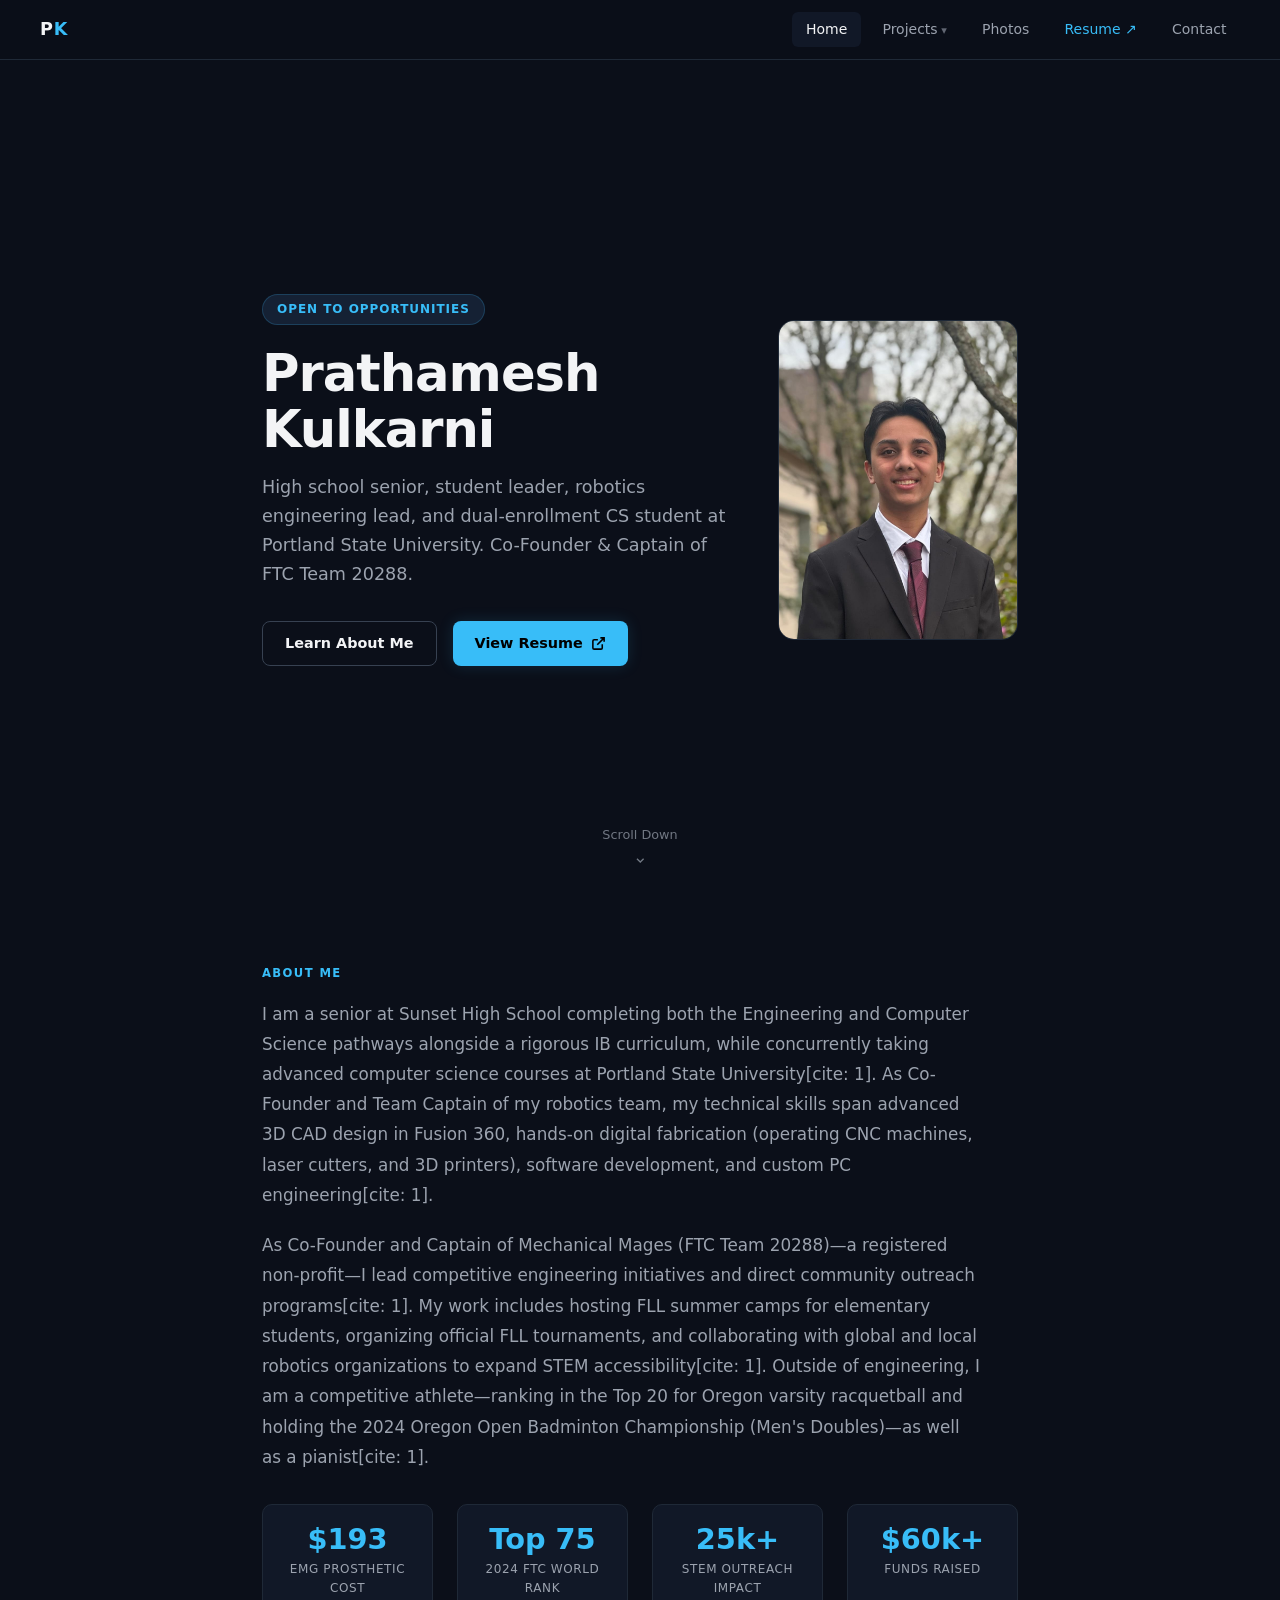
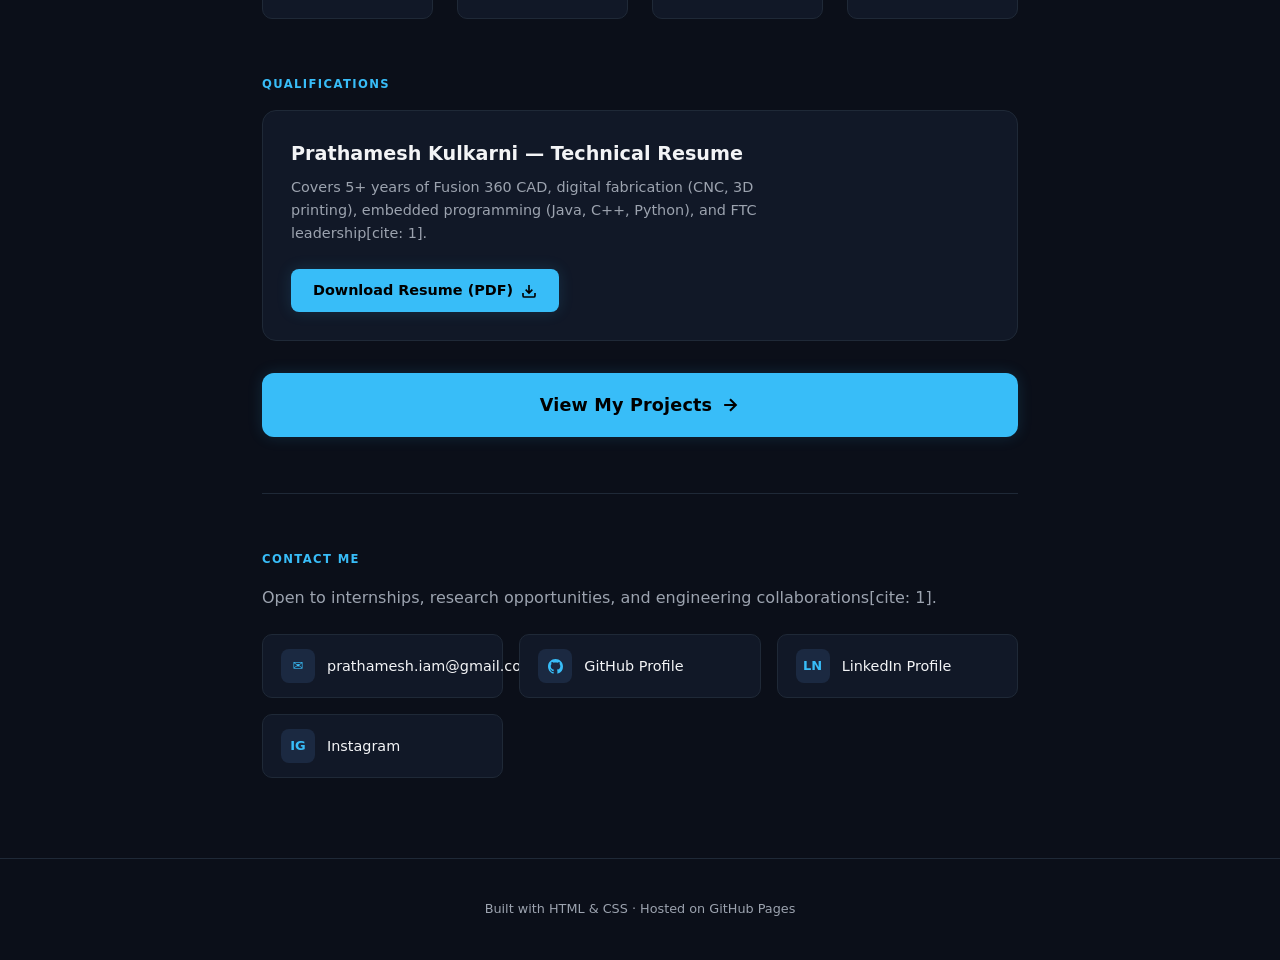
<file: index.html>
<!DOCTYPE html>
<html lang="en">
<head>
  <meta charset="UTF-8" />
  <meta name="viewport" content="width=device-width, initial-scale=1.0" />
  <title>Prathamesh Kulkarni — Portfolio</title>
  <link rel="stylesheet" href="style.css" />
</head>
<body>

<nav>
  <a class="nav-logo" href="index.html">P<span>K</span></a>
  <ul>
    <li><a href="index.html" class="active">Home</a></li>
    <li class="has-dropdown">
      <a href="projects.html">Projects</a>
      <div class="dropdown">
        <a href="projects-prosthetic.html">AI Prosthetic Arm</a>
        <a href="projects-ftc.html">FTC Robotics</a>
        <a href="projects-classes.html">Class Projects</a>
        <a href="projects-pc.html">Custom PC Build</a>
      </div>
    </li>
    <li><a href="photos.html">Photos</a></li>
    <li><a href="resume.pdf" target="_blank" style="color:var(--accent);">Resume ↗</a></li>
    <li><a href="#contact">Contact</a></li>
  </ul>
</nav>

<div class="page">

  <!-- ── SCREEN 1: HERO ONLY (ABOVE THE FOLD) ── -->
  <section class="hero-screen">
    <div class="hero-grid">
      <div>
        <div style="display:inline-block; background:var(--navy-light); color:var(--accent); border:1px solid rgba(56, 189, 248, 0.2); font-size:0.75rem; font-weight:700; letter-spacing:0.08em; text-transform:uppercase; padding:5px 14px; border-radius:999px; margin-bottom:1.25rem;">
          Open to opportunities
        </div>
        <h1>Prathamesh Kulkarni</h1>
        <p style="font-size:1.1rem; color:var(--muted); margin-bottom:2rem; max-width:500px; line-height:1.65;">
          High school senior, student leader, robotics engineering lead, and dual-enrollment CS student at Portland State University. Co-Founder & Captain of FTC Team 20288.
        </p>
        <div style="display:flex; gap:1rem; flex-wrap:wrap;">
          <a href="#about" class="btn btn-outline">Learn About Me</a>
          <a href="resume.pdf" target="_blank" class="btn btn-primary">
            View Resume
            <svg width="15" height="15" viewBox="0 0 24 24" fill="none" stroke="currentColor" stroke-width="2.5"><path d="M18 13v6a2 2 0 0 1-2 2H5a2 2 0 0 1-2-2V8a2 2 0 0 1 2-2h6M15 3h6v6M10 14L21 3"/></svg>
          </a>
        </div>
      </div>

      <img src="WhatsApp Image 2026-08-24 at 8.56.47 PM.jpeg" alt="Prathamesh Kulkarni" style="width:100%; border-radius:16px; object-fit:cover; aspect-ratio:3/4; border:1px solid var(--border);" />
    </div>

    <a href="#about" class="scroll-indicator">
      <span>Scroll Down</span>
      <svg width="16" height="16" viewBox="0 0 24 24" fill="none" stroke="currentColor" stroke-width="2"><path d="M7 10l5 5 5-5"/></svg>
    </a>
  </section>

  <!-- ── SCREEN 2: ABOUT ME (BELOW THE FOLD) ── -->
  <section id="about" style="padding-top: 4rem;">
    <div class="section-label">About Me</div>

    <p style="font-size:1.05rem; color:var(--muted); max-width:720px; line-height:1.8; margin-bottom:1.25rem;">
      I am a senior at Sunset High School completing both the Engineering and Computer Science pathways alongside a rigorous IB curriculum, while concurrently taking advanced computer science courses at Portland State University[cite: 1]. As Co-Founder and Team Captain of my robotics team, my technical skills span advanced 3D CAD design in Fusion 360, hands-on digital fabrication (operating CNC machines, laser cutters, and 3D printers), software development, and custom PC engineering[cite: 1].
    </p>

    <p style="font-size:1.05rem; color:var(--muted); max-width:720px; line-height:1.8; margin-bottom:2rem;">
      As Co-Founder and Captain of Mechanical Mages (FTC Team 20288)—a registered non-profit—I lead competitive engineering initiatives and direct community outreach programs[cite: 1]. My work includes hosting FLL summer camps for elementary students, organizing official FLL tournaments, and collaborating with global and local robotics organizations to expand STEM accessibility[cite: 1]. Outside of engineering, I am a competitive athlete—ranking in the Top 20 for Oregon varsity racquetball and holding the 2024 Oregon Open Badminton Championship (Men's Doubles)—as well as a pianist[cite: 1].
    </p>

    <!-- STATS -->
    <div class="stat-row">
      <div class="stat">
        <div class="stat-num">$193</div>
        <div class="stat-label">EMG Prosthetic Cost</div>
      </div>
      <div class="stat">
        <div class="stat-num">Top 75</div>
        <div class="stat-label">2024 FTC World Rank</div>
      </div>
      <div class="stat">
        <div class="stat-num">25k+</div>
        <div class="stat-label">STEM Outreach Impact</div>
      </div>
      <div class="stat">
        <div class="stat-num">$60k+</div>
        <div class="stat-label">Funds Raised</div>
      </div>
    </div>

    <!-- RESUME DOWNLOAD CARD -->
    <div id="resume" style="margin-top: 3.5rem;">
      <div class="section-label">Qualifications</div>
      <div class="card" style="display:flex; flex-direction:row; align-items:center; justify-content:space-between; flex-wrap:wrap; gap:1.5rem; background:var(--surface); border:1px solid var(--border); border-radius:14px; padding:1.75rem;">
        <div>
          <h3 style="font-size:1.2rem; color:var(--text); margin-bottom:0.4rem;">Prathamesh Kulkarni — Technical Resume</h3>
          <p style="color:var(--muted); font-size:0.9rem; margin:0; max-width:480px;">
            Covers 5+ years of Fusion 360 CAD, digital fabrication (CNC, 3D printing), embedded programming (Java, C++, Python), and FTC leadership[cite: 1].
          </p>
        </div>
        <a href="resume.pdf" target="_blank" class="btn btn-primary" style="white-space:nowrap;">
          Download Resume (PDF)
          <svg width="16" height="16" viewBox="0 0 24 24" fill="none" stroke="currentColor" stroke-width="2.5"><path d="M21 15v4a2 2 0 0 1-2 2H5a2 2 0 0 1-2-2v-4M7 10l5 5 5-5M12 15V3"/></svg>
        </a>
      </div>
    </div>

    <!-- LARGE CTA BUTTON -->
    <a href="projects.html" class="btn btn-primary btn-large">
      View My Projects
      <svg width="20" height="20" viewBox="0 0 24 24" fill="none" stroke="currentColor" stroke-width="2.5"><path d="M5 12h14M12 5l7 7-7 7"/></svg>
    </a>
  </section>

  <hr />

  <!-- ── CONTACT ── -->
  <section id="contact">
    <div class="section-label">Contact Me</div>
    <p style="color:var(--muted); margin-bottom:1.5rem;">Open to internships, research opportunities, and engineering collaborations[cite: 1].</p>
    <div class="contact-links">
      <a href="mailto:prathamesh.iam@gmail.com" class="contact-link">
        <div class="contact-link-icon">✉</div>
        prathamesh.iam@gmail.com
      </a>
      <a href="https://github.com/Falconboy129" class="contact-link" target="_blank">
        <div class="contact-link-icon">
          <svg width="15" height="15" viewBox="0 0 24 24" fill="currentColor"><path d="M12 0C5.37 0 0 5.37 0 12c0 5.31 3.435 9.795 8.205 11.385.6.105.825-.255.825-.57 0-.285-.015-1.23-.015-2.235-3.015.555-3.795-.735-4.035-1.41-.135-.345-.72-1.41-1.23-1.695-.42-.225-1.02-.78-.015-.795.945-.015 1.62.87 1.845 1.23 1.08 1.815 2.805 1.305 3.495.99.105-.78.42-1.305.765-1.605-2.67-.3-5.46-1.335-5.46-5.925 0-1.305.465-2.385 1.23-3.225-.12-.3-.54-1.53.12-3.18 0 0 1.005-.315 3.3 1.23.96-.27 1.98-.405 3-.405s2.04.135 3 .405c2.295-1.56 3.3-1.23 3.3-1.23.66 1.65.24 2.88.12 3.18.765.84 1.23 1.905 1.23 3.225 0 4.605-2.805 5.625-5.475 5.925.435.375.81 1.095.81 2.22 0 1.605-.015 2.895-.015 3.3 0 .315.225.69.825.57A12.02 12.02 0 0024 12c0-6.63-5.37-12-12-12z"/></svg>
        </div>
        GitHub Profile
      </a>
      <a href="https://www.linkedin.com/in/prathamesh-kulkarni-080bbb291/" class="contact-link" target="_blank">
        <div class="contact-link-icon">LN</div>
        LinkedIn Profile
      </a>
      <a href="https://www.instagram.com/_prathamesh.k/" class="contact-link" target="_blank">
        <div class="contact-link-icon">IG</div>
        Instagram
      </a>
    </div>
  </section>

</div>

<footer>Built with HTML &amp; CSS · Hosted on GitHub Pages</footer>
</body>
</html>
</file>
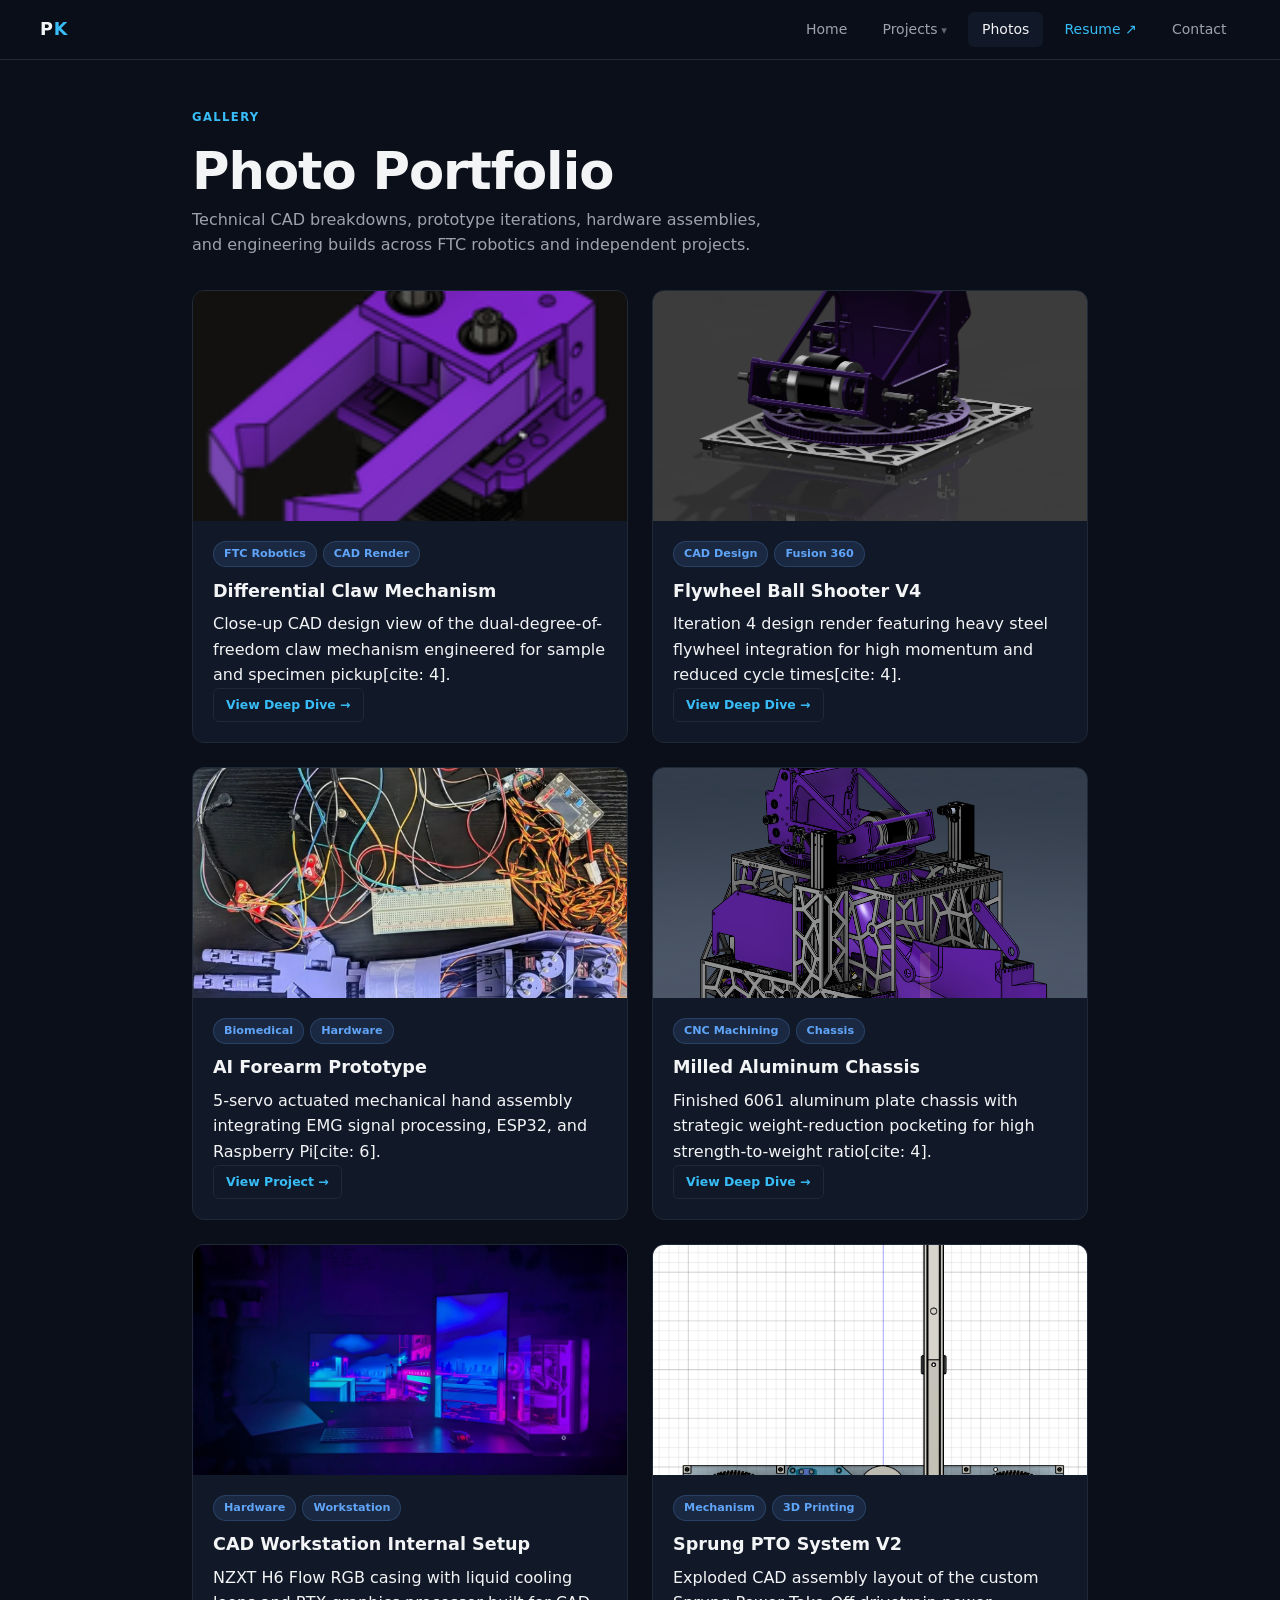
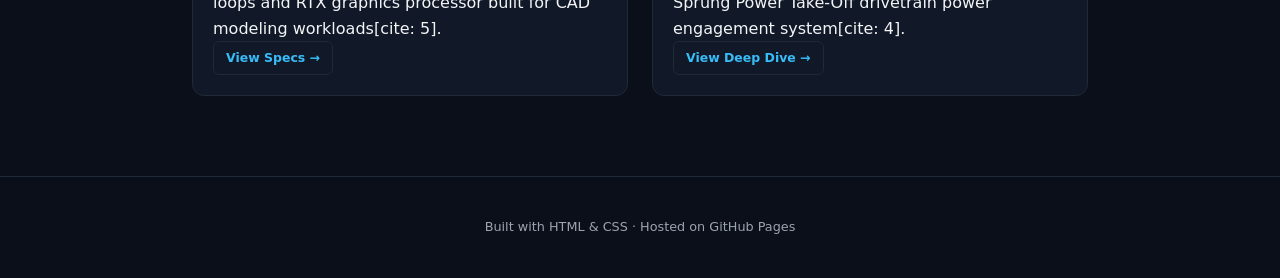
<file: photos.html>
<!DOCTYPE html>
<html lang="en">
<head>
  <meta charset="UTF-8" />
  <meta name="viewport" content="width=device-width, initial-scale=1.0" />
  <title>Photo Portfolio — Prathamesh Kulkarni</title>
  <link rel="stylesheet" href="style.css" />
  <style>
    .photo-grid {
      display: grid;
      grid-template-columns: repeat(auto-fill, minmax(300px, 1fr));
      gap: 1.5rem;
      margin-top: 2rem;
    }
    .photo-card {
      background: var(--surface);
      border: 1px solid var(--border);
      border-radius: 12px;
      overflow: hidden;
      display: flex;
      flex-direction: column;
      transition: all 0.2s;
    }
    .photo-card:hover {
      border-color: var(--border-light);
      transform: translateY(-3px);
    }
    .photo-card img {
      width: 100%;
      height: 230px;
      object-fit: cover;
      display: block;
    }
    .photo-info {
      padding: 1.25rem;
      display: flex;
      flex-direction: column;
      flex-grow: 1;
    }
    .photo-info h3 { margin-bottom: 0.4rem; }
  </style>
</head>
<body>

<nav>
  <a class="nav-logo" href="index.html">P<span>K</span></a>
  <ul>
    <li><a href="index.html">Home</a></li>
    <li class="has-dropdown">
      <a href="projects.html">Projects</a>
      <div class="dropdown">
        <a href="projects-prosthetic.html">AI Prosthetic Arm</a>
        <a href="projects-ftc.html">FTC Robotics</a>
        <a href="projects-classes.html">Class Projects</a>
        <a href="projects-pc.html">Custom PC Build</a>
      </div>
    </li>
    <li><a href="photos.html" class="active">Photos</a></li>
    <li><a href="resume.pdf" target="_blank" style="color:var(--accent);">Resume ↗</a></li>
    <li><a href="index.html#contact">Contact</a></li>
  </ul>
</nav>

<div class="page-wide" style="padding-top: 3rem;">

  <div class="section-label">Gallery</div>
  <h1 style="margin-bottom:0.5rem;">Photo Portfolio</h1>
  <p style="color:var(--muted); font-size:1rem; margin-bottom:2rem; max-width:600px;">
    Technical CAD breakdowns, prototype iterations, hardware assemblies, and engineering builds across FTC robotics and independent projects.
  </p>

  <div class="photo-grid">

    <!-- Card 1 -->
    <div class="photo-card">
      <img src="Screenshot 2026-08-25 121405.png" alt="Differential Claw Close Up" />
      <div class="photo-info">
        <div class="tag-row" style="margin-bottom:0.6rem;">
          <span class="tag">FTC Robotics</span>
          <span class="tag">CAD Render</span>
        </div>
        <h3>Differential Claw Mechanism</h3>
        <p>Close-up CAD design view of the dual-degree-of-freedom claw mechanism engineered for sample and specimen pickup[cite: 4].</p>
        <a class="card-btn" href="projects-ftc.html#deep-dives">View Deep Dive →</a>
      </div>
    </div>

    <!-- Card 2 -->
    <div class="photo-card">
      <img src="shooter render image.png" alt="5in Ball Shooter Render" />
      <div class="photo-info">
        <div class="tag-row" style="margin-bottom:0.6rem;">
          <span class="tag">CAD Design</span>
          <span class="tag">Fusion 360</span>
        </div>
        <h3>Flywheel Ball Shooter V4</h3>
        <p>Iteration 4 design render featuring heavy steel flywheel integration for high momentum and reduced cycle times[cite: 4].</p>
        <a class="card-btn" href="projects-ftc.html#deep-dives">View Deep Dive →</a>
      </div>
    </div>

    <!-- Card 3 -->
    <div class="photo-card">
      <img src="Screenshot 2026-08-24 215520.png" alt="AI Prosthetic Arm Setup" />
      <div class="photo-info">
        <div class="tag-row" style="margin-bottom:0.6rem;">
          <span class="tag">Biomedical</span>
          <span class="tag">Hardware</span>
        </div>
        <h3>AI Forearm Prototype</h3>
        <p>5-servo actuated mechanical hand assembly integrating EMG signal processing, ESP32, and Raspberry Pi[cite: 6].</p>
        <a class="card-btn" href="projects-prosthetic.html">View Project →</a>
      </div>
    </div>

    <!-- Card 4 -->
    <div class="photo-card">
      <img src="chassis image.png" alt="Pocketed Aluminum Chassis" />
      <div class="photo-info">
        <div class="tag-row" style="margin-bottom:0.6rem;">
          <span class="tag">CNC Machining</span>
          <span class="tag">Chassis</span>
        </div>
        <h3>Milled Aluminum Chassis</h3>
        <p>Finished 6061 aluminum plate chassis with strategic weight-reduction pocketing for high strength-to-weight ratio[cite: 4].</p>
        <a class="card-btn" href="projects-ftc.html#deep-dives">View Deep Dive →</a>
      </div>
    </div>

    <!-- Card 5 -->
    <div class="photo-card">
      <img src="WhatsApp Image 2026-08-24 at 11.01.40 PM (1).jpeg" alt="Custom Workstation Build" />
      <div class="photo-info">
        <div class="tag-row" style="margin-bottom:0.6rem;">
          <span class="tag">Hardware</span>
          <span class="tag">Workstation</span>
        </div>
        <h3>CAD Workstation Internal Setup</h3>
        <p>NZXT H6 Flow RGB casing with liquid cooling loops and RTX graphics processor built for CAD modeling workloads[cite: 5].</p>
        <a class="card-btn" href="projects-pc.html">View Specs →</a>
      </div>
    </div>

    <!-- Card 6 -->
    <div class="photo-card">
      <img src="Screenshot 2025-09-12 201517.png" alt="Sprung PTO Gearbox" />
      <div class="photo-info">
        <div class="tag-row" style="margin-bottom:0.6rem;">
          <span class="tag">Mechanism</span>
          <span class="tag">3D Printing</span>
        </div>
        <h3>Sprung PTO System V2</h3>
        <p>Exploded CAD assembly layout of the custom Sprung Power Take-Off drivetrain power engagement system[cite: 4].</p>
        <a class="card-btn" href="projects-ftc.html#deep-dives">View Deep Dive →</a>
      </div>
    </div>

  </div>

</div>

<footer>Built with HTML &amp; CSS · Hosted on GitHub Pages</footer>
</body>
</html>
</file>
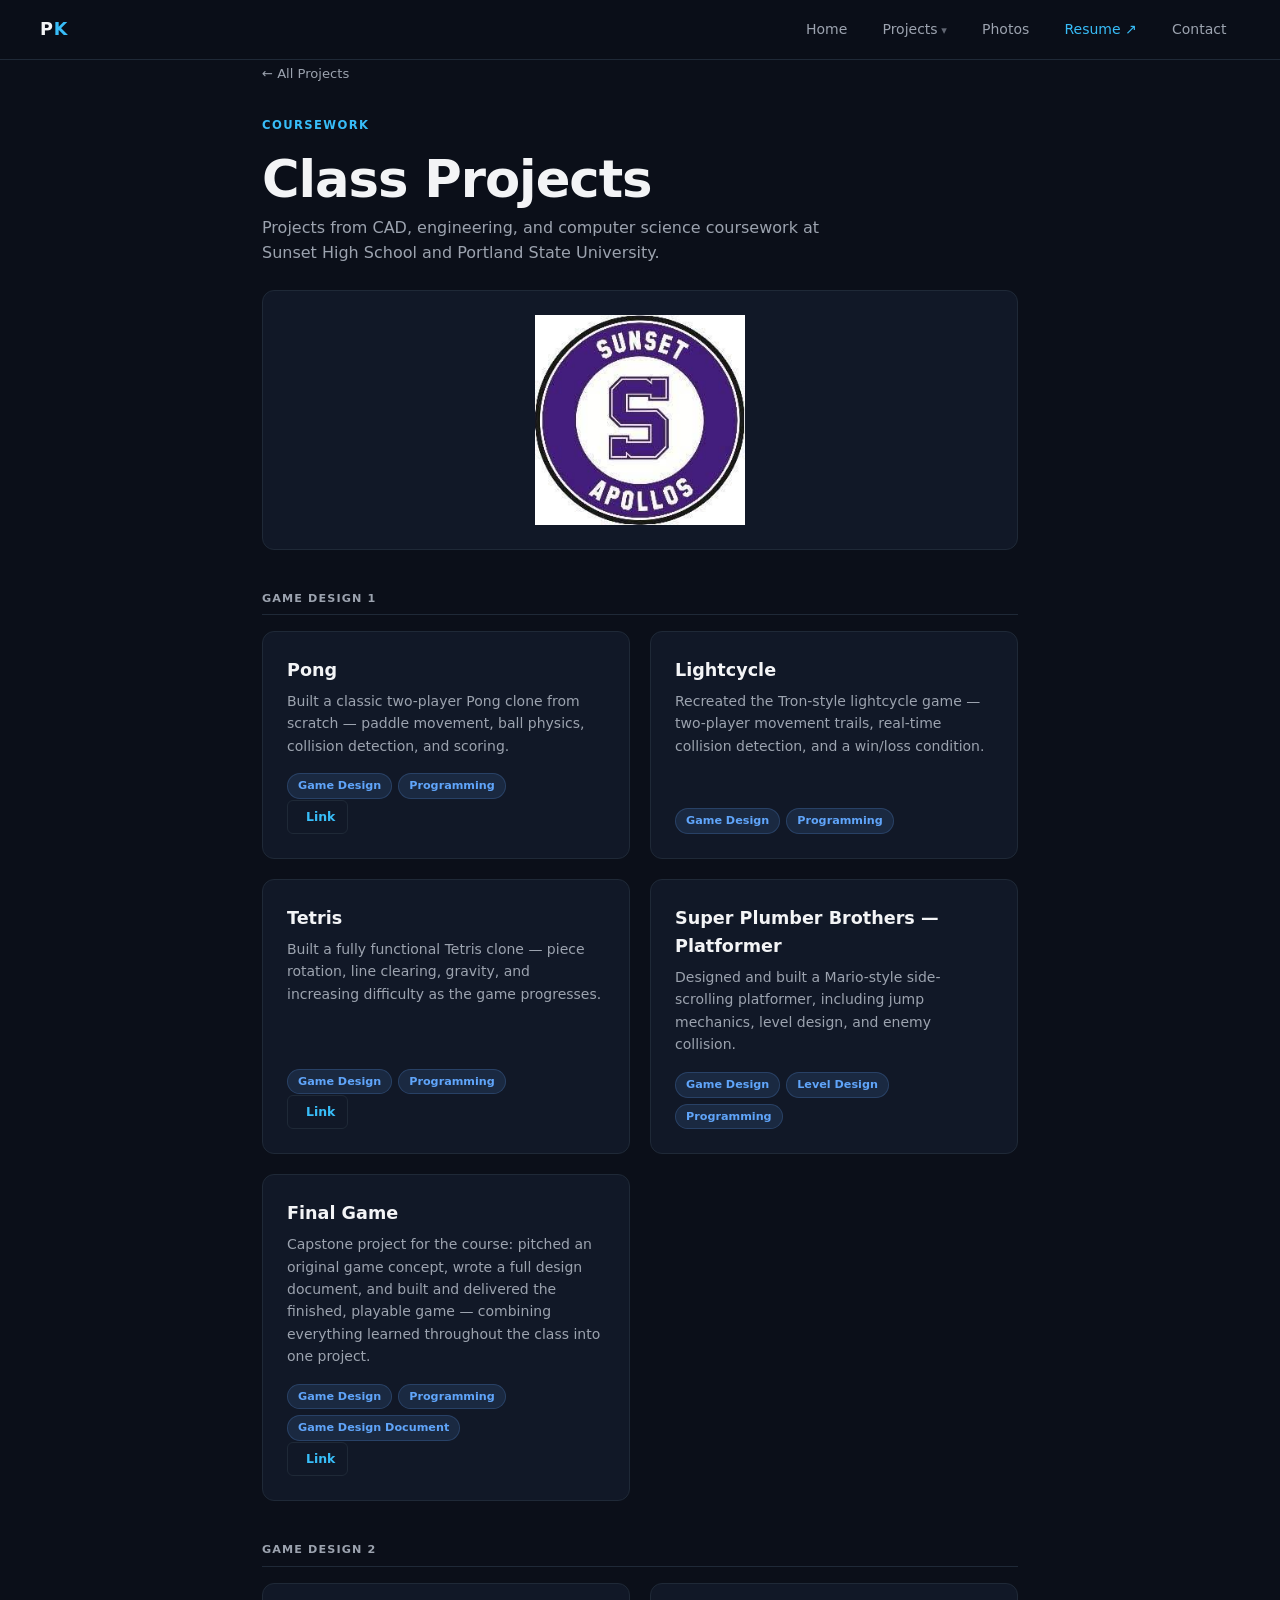
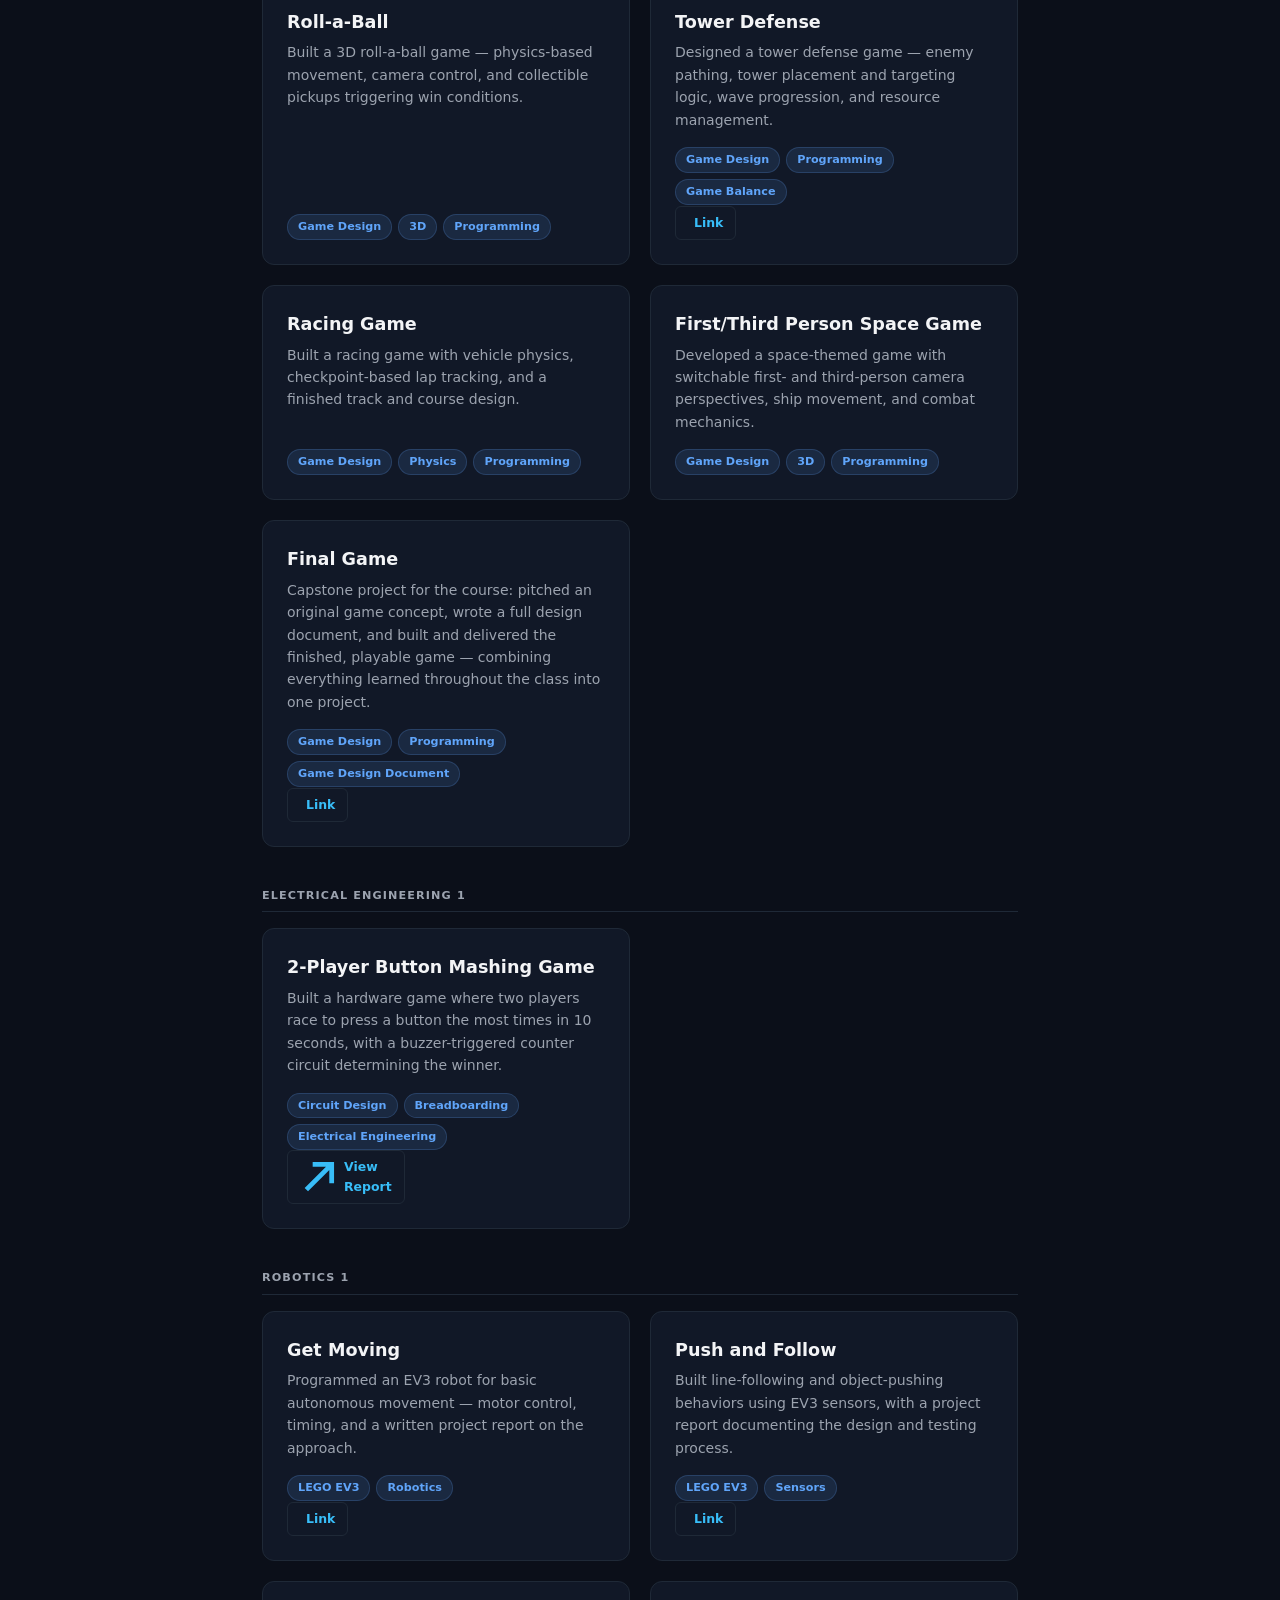
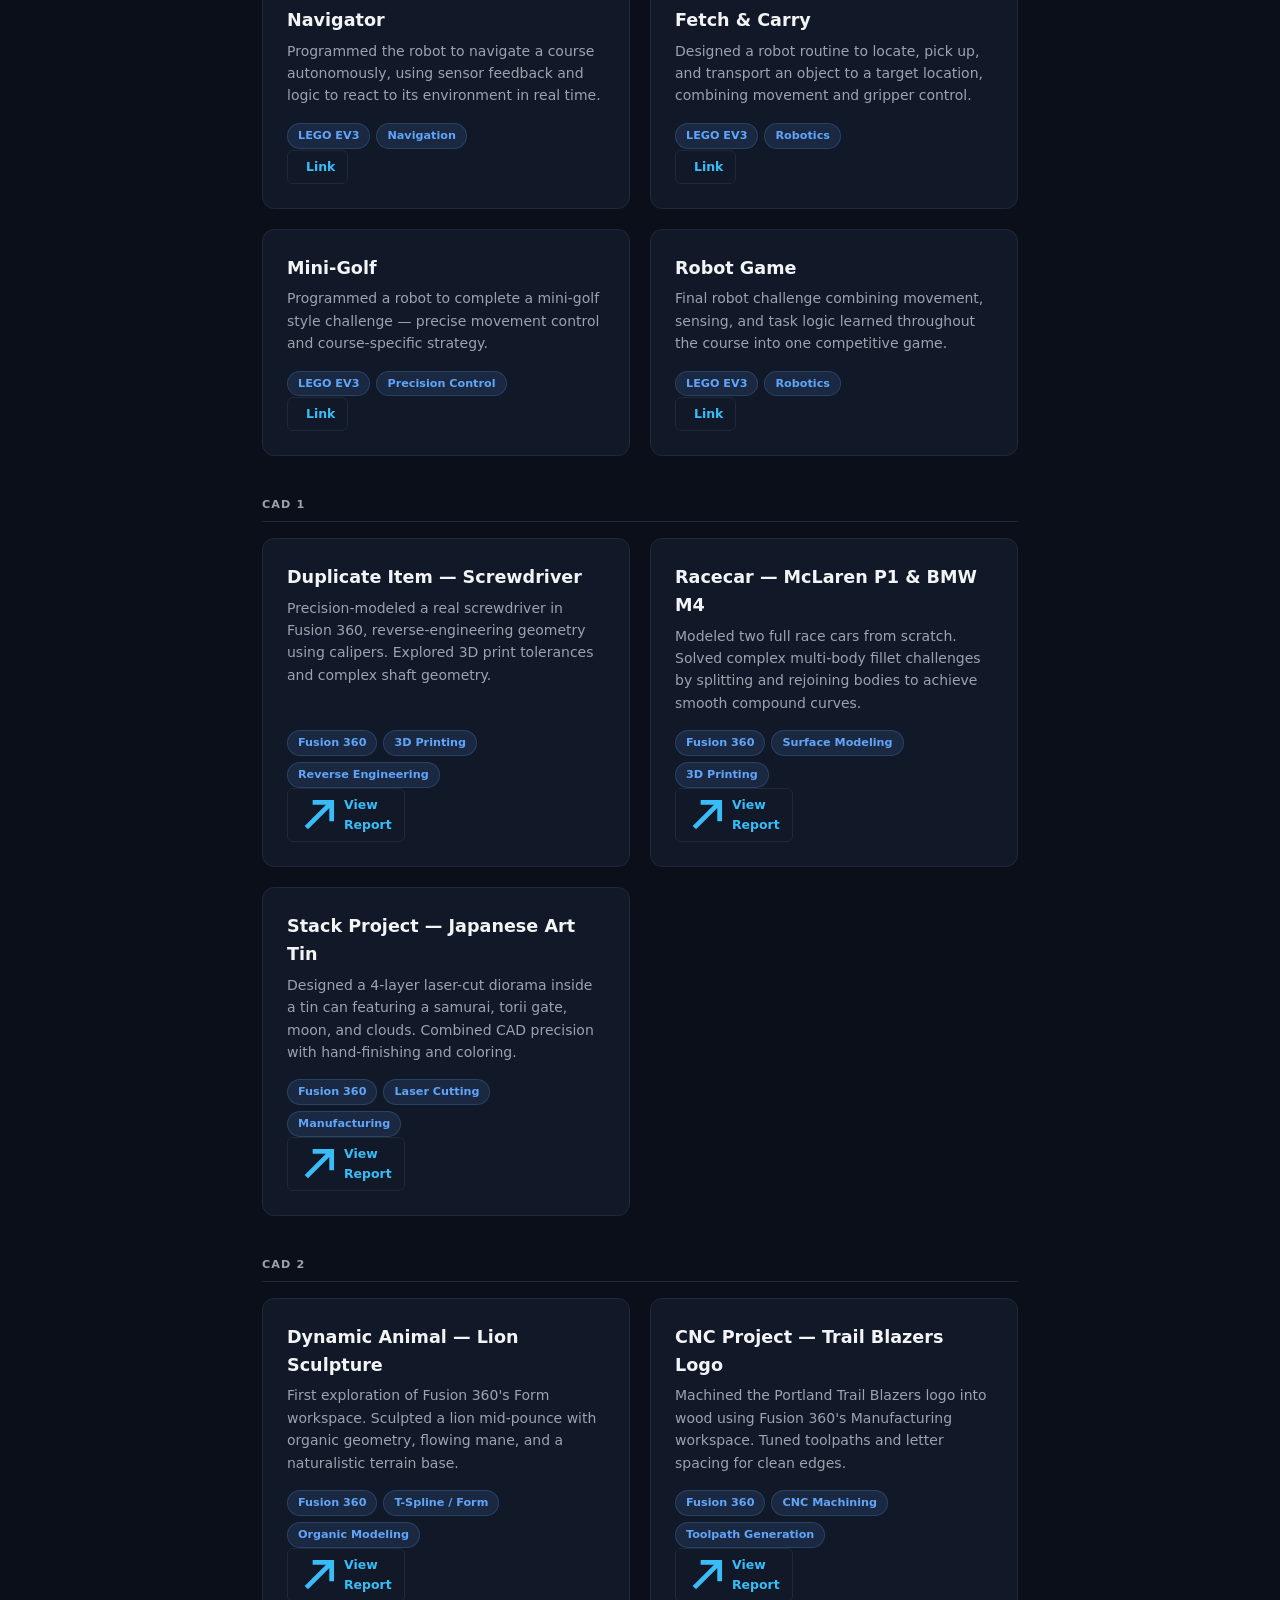
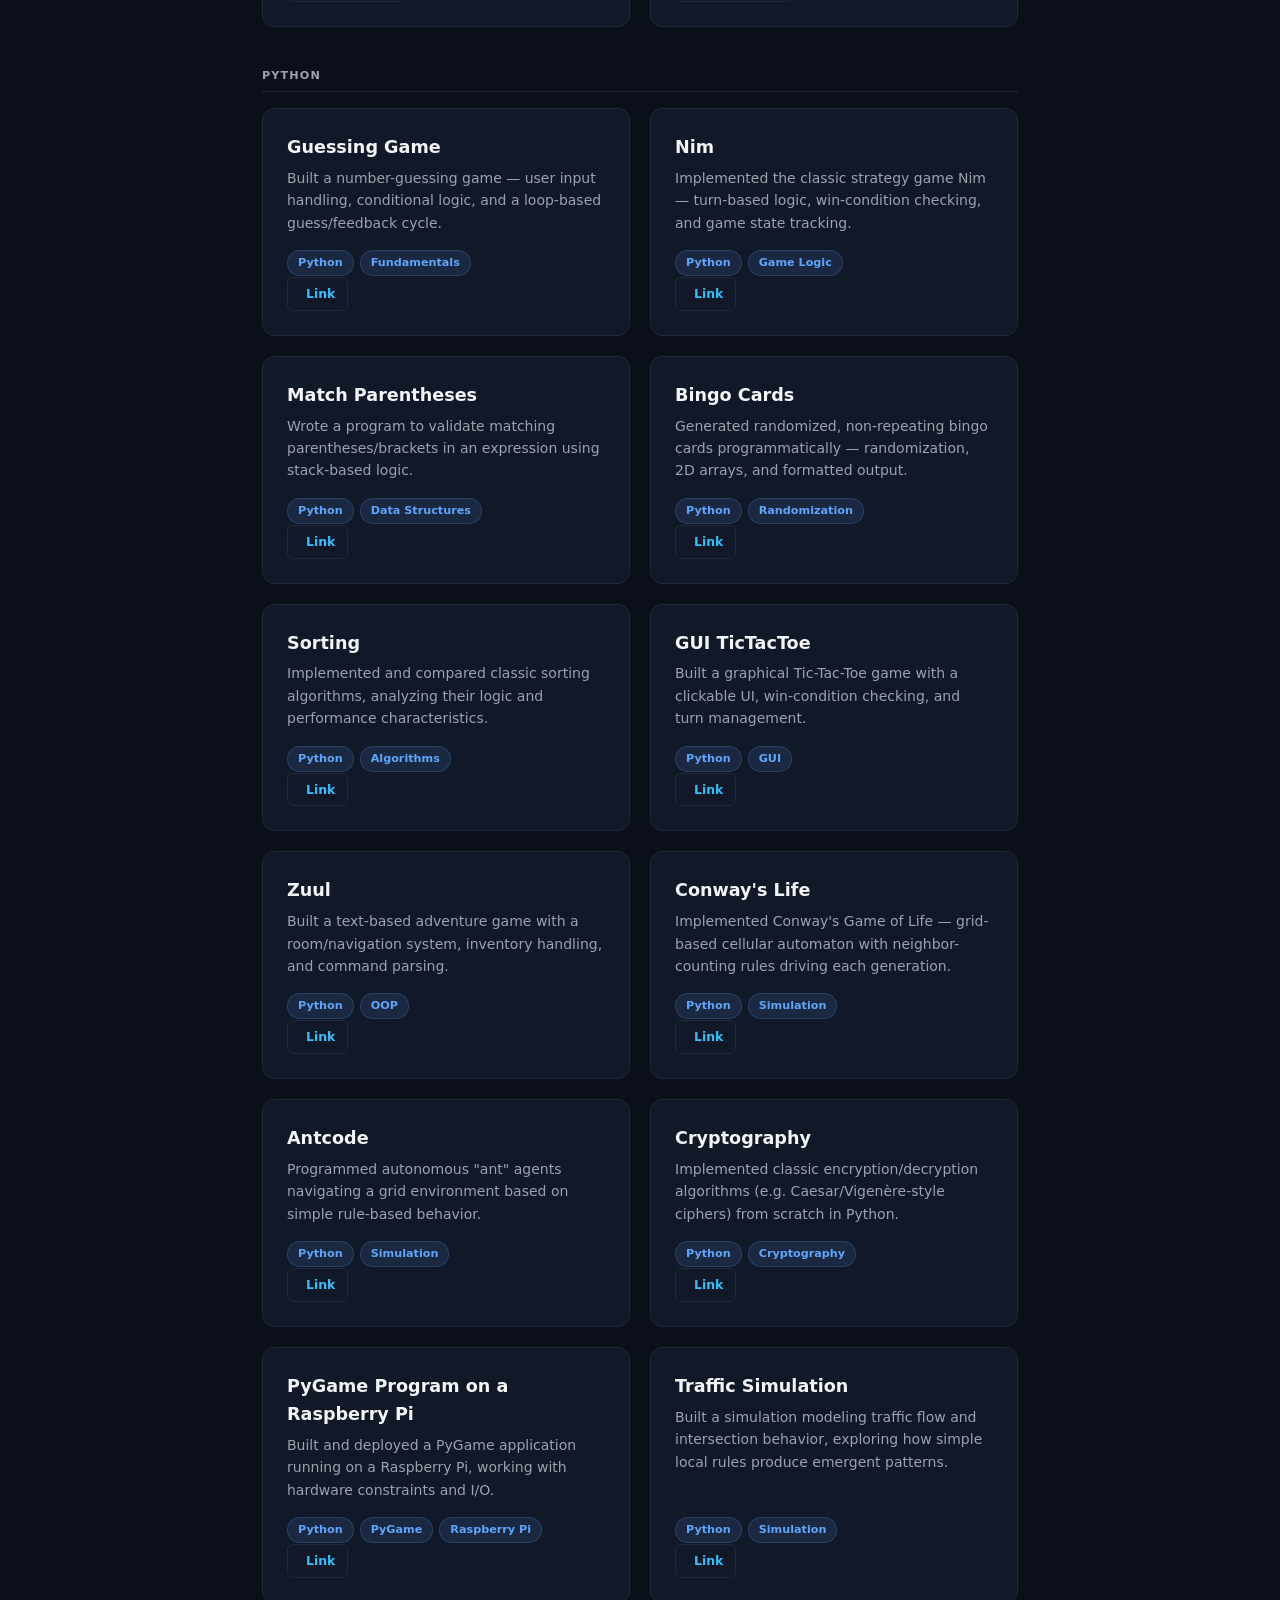
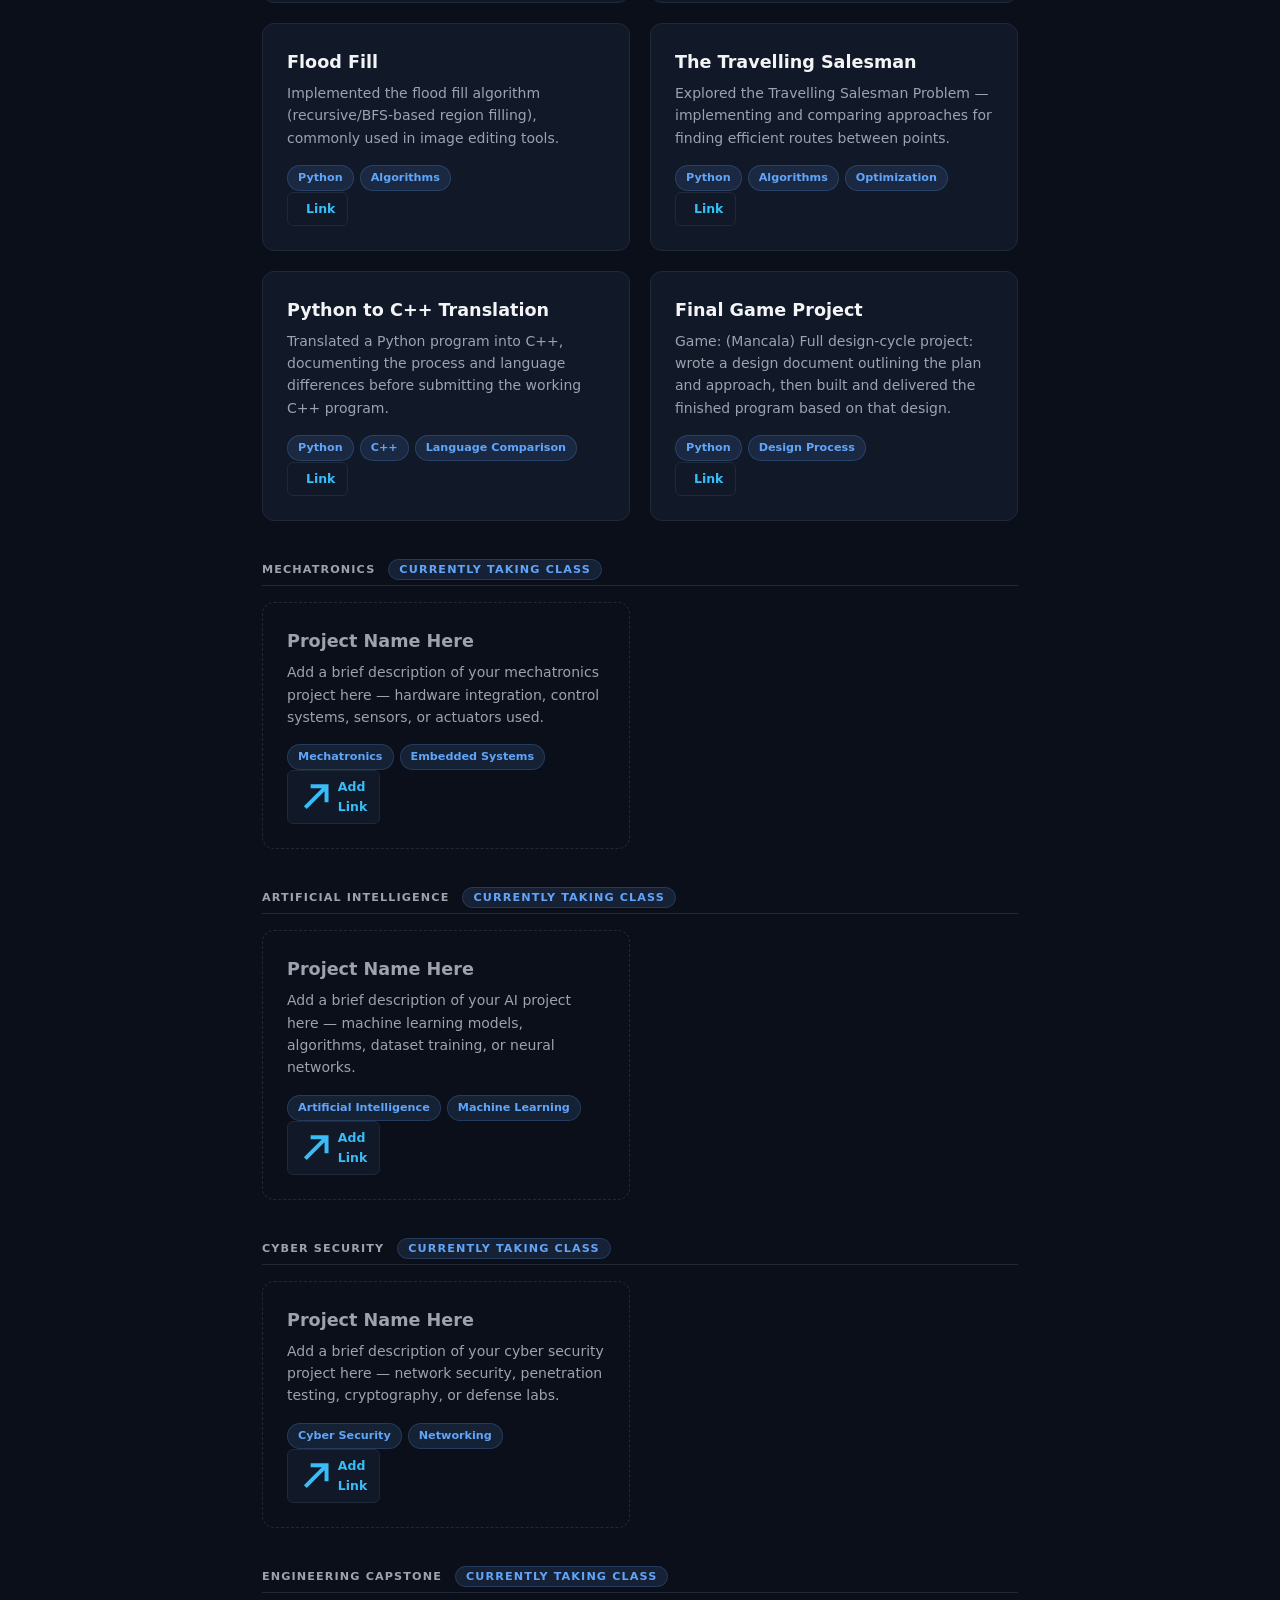
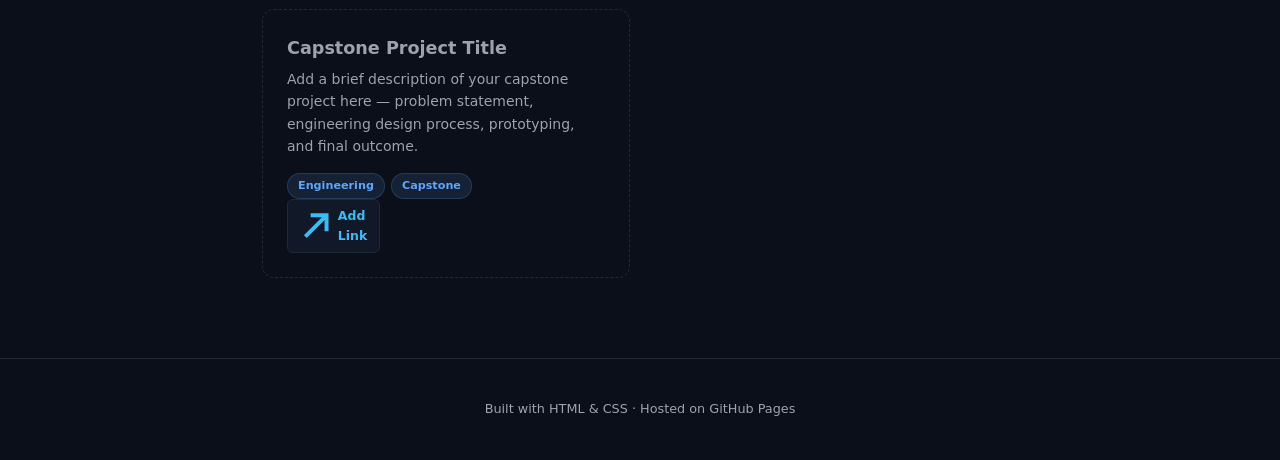
<file: projects-classes.html>
<!DOCTYPE html>
<html lang="en">
<head>
  <meta charset="UTF-8" />
  <meta name="viewport" content="width=device-width, initial-scale=1.0" />
  <title>Class Projects — Prathamesh Kulkarni</title>
  <link rel="stylesheet" href="style.css" />
</head>
<body>

<nav>
  <a class="nav-logo" href="index.html">P<span>K</span></a>
  <ul>
    <li><a href="index.html">Home</a></li>
    <li class="has-dropdown">
      <a href="projects.html">Projects</a>
      <div class="dropdown">
        <a href="projects-prosthetic.html">AI Prosthetic Arm</a>
        <a href="projects-ftc.html">FTC Robotics</a>
        <a href="projects-classes.html">Class Projects</a>
        <a href="projects-pc.html">Custom PC Build</a>
      </div>
    </li>
    <li><a href="photos.html">Photos</a></li>
    <li><a href="resume.pdf" target="_blank" style="color:var(--accent);">Resume ↗</a></li>
    <li><a href="index.html#contact">Contact</a></li>
  </ul>
</nav>

<div class="page">

  <!-- BACK -->
  <a href="projects.html" style="font-size:0.82rem; color:var(--muted); text-decoration:none; display:inline-flex; align-items:center; gap:5px; margin-bottom:2rem;">
    ← All Projects
  </a>

  <div class="section-label">Coursework</div>
  <h1 style="margin-bottom:0.5rem;">Class Projects</h1>
  <p style="color:var(--muted); font-size:1rem; margin-bottom:1.5rem; max-width:560px;">
    Projects from CAD, engineering, and computer science coursework at Sunset High School and Portland State University.
  </p>

  <!-- TOP HERO IMAGE -->
  <div style="width:100%; height:260px; background:var(--surface); border:1px solid var(--border); border-radius:12px; display:flex; align-items:center; justify-content:center; overflow:hidden; margin-bottom:2.5rem; padding:1.5rem;">
    <img src="sunset logo image.jpeg" alt="Sunset High School Logo" style="max-width:100%; max-height:100%; object-fit:contain; display:block;" />
  </div>

  <!-- ── GAME DESIGN 1 ── -->
  <div class="group-label">Game Design 1</div>
  <div class="grid-2">

    <div class="card">
      <h3>Pong</h3>
      <p>Built a classic two-player Pong clone from scratch — paddle movement, ball physics, collision detection, and scoring.</p>
      <div class="card-footer">
        <div class="tag-row">
          <span class="tag">Game Design</span>
          <span class="tag">Programming</span>
        </div>
        <a class="card-btn" href="https://drive.google.com/file/d/1-S22UsdTEuPlTTBMme0_vNFzklbbGGYW/view?usp=sharing" target="_blank">
          <svg viewBox="0 0 12 12" fill="none" stroke="currentColor" stroke-width="1.5"><path d="M2 10L10 2M4 2h6v6"/></svg>
          Link
        </a>
      </div>
    </div>

    <div class="card">
      <h3>Lightcycle</h3>
      <p>Recreated the Tron-style lightcycle game — two-player movement trails, real-time collision detection, and a win/loss condition.</p>
      <div class="card-footer">
        <div class="tag-row">
          <span class="tag">Game Design</span>
          <span class="tag">Programming</span>
        </div>
      </div>
    </div>

    <div class="card">
      <h3>Tetris</h3>
      <p>Built a fully functional Tetris clone — piece rotation, line clearing, gravity, and increasing difficulty as the game progresses.</p>
      <div class="card-footer">
        <div class="tag-row">
          <span class="tag">Game Design</span>
          <span class="tag">Programming</span>
        </div>
        <a class="card-btn" href="https://drive.google.com/file/d/1xzjv2Kogyoers1sOWC_ss-3Ybe6TAN65/view?usp=sharing" target="_blank">
          <svg viewBox="0 0 12 12" fill="none" stroke="currentColor" stroke-width="1.5"><path d="M2 10L10 2M4 2h6v6"/></svg>
          Link
        </a>
      </div>
    </div>

    <div class="card">
      <h3>Super Plumber Brothers — Platformer</h3>
      <p>Designed and built a Mario-style side-scrolling platformer, including jump mechanics, level design, and enemy collision.</p>
      <div class="card-footer">
        <div class="tag-row">
          <span class="tag">Game Design</span>
          <span class="tag">Level Design</span>
          <span class="tag">Programming</span>
        </div>
      </div>
    </div>

    <div class="card">
      <h3>Final Game</h3>
      <p>
        Capstone project for the course: pitched an original game concept, wrote a full design document, and built and
        delivered the finished, playable game — combining everything learned throughout the class into one project.
      </p>
      <div class="card-footer">
        <div class="tag-row">
          <span class="tag">Game Design</span>
          <span class="tag">Programming</span>
          <span class="tag">Game Design Document</span>
        </div>
        <a class="card-btn" href="https://docs.google.com/document/d/1m7ClAAe73zZKGE-r4RVSkSGU6cYCkELUn_oeVvTPE4A/edit?usp=sharing" target="_blank">
          <svg viewBox="0 0 12 12" fill="none" stroke="currentColor" stroke-width="1.5"><path d="M2 10L10 2M4 2h6v6"/></svg>
          Link
        </a>
      </div>
    </div>

  </div>

  <!-- ── GAME DESIGN 2 ── -->
  <div class="group-label">Game Design 2</div>
  <div class="grid-2">

    <div class="card">
      <h3>Roll-a-Ball</h3>
      <p>Built a 3D roll-a-ball game — physics-based movement, camera control, and collectible pickups triggering win conditions.</p>
      <div class="card-footer">
        <div class="tag-row">
          <span class="tag">Game Design</span>
          <span class="tag">3D</span>
          <span class="tag">Programming</span>
        </div>
      </div>
    </div>

    <div class="card">
      <h3>Tower Defense</h3>
      <p>Designed a tower defense game — enemy pathing, tower placement and targeting logic, wave progression, and resource management.</p>
      <div class="card-footer">
        <div class="tag-row">
          <span class="tag">Game Design</span>
          <span class="tag">Programming</span>
          <span class="tag">Game Balance</span>
        </div>
        <a class="card-btn" href="https://drive.google.com/drive/folders/18hID0nSC9KUMl8q63GLLj6y0ZhG3J3RJ?usp=sharing" target="_blank">
          <svg viewBox="0 0 12 12" fill="none" stroke="currentColor" stroke-width="1.5"><path d="M2 10L10 2M4 2h6v6"/></svg>
          Link
        </a>
      </div>
    </div>

    <div class="card">
      <h3>Racing Game</h3>
      <p>Built a racing game with vehicle physics, checkpoint-based lap tracking, and a finished track and course design.</p>
      <div class="card-footer">
        <div class="tag-row">
          <span class="tag">Game Design</span>
          <span class="tag">Physics</span>
          <span class="tag">Programming</span>
        </div>
      </div>
    </div>

    <div class="card">
      <h3>First/Third Person Space Game</h3>
      <p>Developed a space-themed game with switchable first- and third-person camera perspectives, ship movement, and combat mechanics.</p>
      <div class="card-footer">
        <div class="tag-row">
          <span class="tag">Game Design</span>
          <span class="tag">3D</span>
          <span class="tag">Programming</span>
        </div>
      </div>
    </div>

    <div class="card">
      <h3>Final Game</h3>
      <p>
        Capstone project for the course: pitched an original game concept, wrote a full design document, and built and
        delivered the finished, playable game — combining everything learned throughout the class into one project.
      </p>
      <div class="card-footer">
        <div class="tag-row">
          <span class="tag">Game Design</span>
          <span class="tag">Programming</span>
          <span class="tag">Game Design Document</span>
        </div>
        <a class="card-btn" href="https://drive.google.com/file/d/10FHJfE5e9V4Um5QtD1IybZa-vBB7JMVe/view?usp=sharing" target="_blank">
          <svg viewBox="0 0 12 12" fill="none" stroke="currentColor" stroke-width="1.5"><path d="M2 10L10 2M4 2h6v6"/></svg>
          Link
        </a>
      </div>
    </div>

  </div>

  <!-- ── EE1 ── -->
  <div class="group-label">Electrical Engineering 1</div>
  <div class="grid-2">

    <div class="card">
      <h3>2-Player Button Mashing Game</h3>
      <p>Built a hardware game where two players race to press a button the most times in 10 seconds, with a buzzer-triggered counter circuit determining the winner.</p>
      <div class="card-footer">
        <div class="tag-row">
          <span class="tag">Circuit Design</span>
          <span class="tag">Breadboarding</span>
          <span class="tag">Electrical Engineering</span>
        </div>
        <a class="card-btn" href="https://sites.google.com/bsd48.org/ee1finalproject-prathameshk/home" target="_blank">
          <svg viewBox="0 0 12 12" fill="none" stroke="currentColor" stroke-width="1.5"><path d="M2 10L10 2M4 2h6v6"/></svg>
          View Report
        </a>
      </div>
    </div>

  </div>

  <!-- ── ROBOTICS 1 ── -->
  <div class="group-label">Robotics 1</div>
  <div class="grid-2">

    <div class="card">
      <h3>Get Moving</h3>
      <p>Programmed an EV3 robot for basic autonomous movement — motor control, timing, and a written project report on the approach.</p>
      <div class="card-footer">
        <div class="tag-row"><span class="tag">LEGO EV3</span><span class="tag">Robotics</span></div>
        <a class="card-btn" href="https://docs.google.com/document/d/1llPGUuR9rSGpYQow-DYLcUjro9POUiVEmy-aTnMUM8U/edit?usp=sharing" target="_blank">
          <svg viewBox="0 0 12 12" fill="none" stroke="currentColor" stroke-width="1.5"><path d="M2 10L10 2M4 2h6v6"/></svg>
          Link
        </a>
      </div>
    </div>

    <div class="card">
      <h3>Push and Follow</h3>
      <p>Built line-following and object-pushing behaviors using EV3 sensors, with a project report documenting the design and testing process.</p>
      <div class="card-footer">
        <div class="tag-row"><span class="tag">LEGO EV3</span><span class="tag">Sensors</span></div>
        <a class="card-btn" href="https://docs.google.com/document/d/1nfuroQK1xCIHTxEJJV6xM9RkgDSoYxLqg8_m3NG6wIg/edit?usp=sharing" target="_blank">
          <svg viewBox="0 0 12 12" fill="none" stroke="currentColor" stroke-width="1.5"><path d="M2 10L10 2M4 2h6v6"/></svg>
          Link
        </a>
      </div>
    </div>

    <div class="card">
      <h3>Navigator</h3>
      <p>Programmed the robot to navigate a course autonomously, using sensor feedback and logic to react to its environment in real time.</p>
      <div class="card-footer">
        <div class="tag-row"><span class="tag">LEGO EV3</span><span class="tag">Navigation</span></div>
        <a class="card-btn" href="https://docs.google.com/document/d/1chLLTqDhyLou2tTB_Roivm4egsJUuebLnzie6o6SDxI/edit?usp=sharing" target="_blank">
          <svg viewBox="0 0 12 12" fill="none" stroke="currentColor" stroke-width="1.5"><path d="M2 10L10 2M4 2h6v6"/></svg>
          Link
        </a>
      </div>
    </div>

    <div class="card">
      <h3>Fetch &amp; Carry</h3>
      <p>Designed a robot routine to locate, pick up, and transport an object to a target location, combining movement and gripper control.</p>
      <div class="card-footer">
        <div class="tag-row"><span class="tag">LEGO EV3</span><span class="tag">Robotics</span></div>
        <a class="card-btn" href="https://docs.google.com/document/d/19wEOdDurrOT_m7xukf9R3U-kutMr2tZklmMu3s1mhSA/edit?usp=sharing" target="_blank">
          <svg viewBox="0 0 12 12" fill="none" stroke="currentColor" stroke-width="1.5"><path d="M2 10L10 2M4 2h6v6"/></svg>
          Link
        </a>
      </div>
    </div>

    <div class="card">
      <h3>Mini-Golf</h3>
      <p>Programmed a robot to complete a mini-golf style challenge — precise movement control and course-specific strategy.</p>
      <div class="card-footer">
        <div class="tag-row"><span class="tag">LEGO EV3</span><span class="tag">Precision Control</span></div>
        <a class="card-btn" href="https://docs.google.com/document/d/1uxJwY4VYMR2cBmSu_lfcYbMSKsvofBYbEfmm-3QOGRg/edit?usp=sharing" target="_blank">
          <svg viewBox="0 0 12 12" fill="none" stroke="currentColor" stroke-width="1.5"><path d="M2 10L10 2M4 2h6v6"/></svg>
          Link
        </a>
      </div>
    </div>

    <div class="card">
      <h3>Robot Game</h3>
      <p>Final robot challenge combining movement, sensing, and task logic learned throughout the course into one competitive game.</p>
      <div class="card-footer">
        <div class="tag-row"><span class="tag">LEGO EV3</span><span class="tag">Robotics</span></div>
        <a class="card-btn" href="https://docs.google.com/document/d/1H_xo6au6IBbCJypGyD-dUQwWokh8PfjaW5gboO9GRUQ/edit?usp=sharing" target="_blank">
          <svg viewBox="0 0 12 12" fill="none" stroke="currentColor" stroke-width="1.5"><path d="M2 10L10 2M4 2h6v6"/></svg>
          Link
        </a>
      </div>
    </div>

  </div>

  <!-- ── CAD 1 ── -->
  <div class="group-label">CAD 1</div>
  <div class="grid-2">

    <div class="card">
      <h3>Duplicate Item — Screwdriver</h3>
      <p>Precision-modeled a real screwdriver in Fusion 360, reverse-engineering geometry using calipers. Explored 3D print tolerances and complex shaft geometry.</p>
      <div class="card-footer">
        <div class="tag-row">
          <span class="tag">Fusion 360</span>
          <span class="tag">3D Printing</span>
          <span class="tag">Reverse Engineering</span>
        </div>
        <a class="card-btn" href="https://sites.google.com/bsd48.org/duplicate-item-report/home" target="_blank">
          <svg viewBox="0 0 12 12" fill="none" stroke="currentColor" stroke-width="1.5"><path d="M2 10L10 2M4 2h6v6"/></svg>
          View Report
        </a>
      </div>
    </div>

    <div class="card">
      <h3>Racecar — McLaren P1 &amp; BMW M4</h3>
      <p>Modeled two full race cars from scratch. Solved complex multi-body fillet challenges by splitting and rejoining bodies to achieve smooth compound curves.</p>
      <div class="card-footer">
        <div class="tag-row">
          <span class="tag">Fusion 360</span>
          <span class="tag">Surface Modeling</span>
          <span class="tag">3D Printing</span>
        </div>
        <a class="card-btn" href="https://sites.google.com/bsd48.org/racecarreport-prathamesh/home" target="_blank">
          <svg viewBox="0 0 12 12" fill="none" stroke="currentColor" stroke-width="1.5"><path d="M2 10L10 2M4 2h6v6"/></svg>
          View Report
        </a>
      </div>
    </div>

    <div class="card">
      <h3>Stack Project — Japanese Art Tin</h3>
      <p>Designed a 4-layer laser-cut diorama inside a tin can featuring a samurai, torii gate, moon, and clouds. Combined CAD precision with hand-finishing and coloring.</p>
      <div class="card-footer">
        <div class="tag-row">
          <span class="tag">Fusion 360</span>
          <span class="tag">Laser Cutting</span>
          <span class="tag">Manufacturing</span>
        </div>
        <a class="card-btn" href="https://sites.google.com/bsd48.org/reportstackproject/home/build-timeline" target="_blank">
          <svg viewBox="0 0 12 12" fill="none" stroke="currentColor" stroke-width="1.5"><path d="M2 10L10 2M4 2h6v6"/></svg>
          View Report
        </a>
      </div>
    </div>

  </div>

  <!-- ── CAD 2 ── -->
  <div class="group-label">CAD 2</div>
  <div class="grid-2">

    <div class="card">
      <h3>Dynamic Animal — Lion Sculpture</h3>
      <p>First exploration of Fusion 360's Form workspace. Sculpted a lion mid-pounce with organic geometry, flowing mane, and a naturalistic terrain base.</p>
      <div class="card-footer">
        <div class="tag-row">
          <span class="tag">Fusion 360</span>
          <span class="tag">T-Spline / Form</span>
          <span class="tag">Organic Modeling</span>
        </div>
        <a class="card-btn" href="https://sites.google.com/bsd48.org/report-stack-project/home" target="_blank">
          <svg viewBox="0 0 12 12" fill="none" stroke="currentColor" stroke-width="1.5"><path d="M2 10L10 2M4 2h6v6"/></svg>
          View Report
        </a>
      </div>
    </div>

    <div class="card">
      <h3>CNC Project — Trail Blazers Logo</h3>
      <p>Machined the Portland Trail Blazers logo into wood using Fusion 360's Manufacturing workspace. Tuned toolpaths and letter spacing for clean edges.</p>
      <div class="card-footer">
        <div class="tag-row">
          <span class="tag">Fusion 360</span>
          <span class="tag">CNC Machining</span>
          <span class="tag">Toolpath Generation</span>
        </div>
        <a class="card-btn" href="https://sites.google.com/bsd48.org/report-cnc-project-prathameshk/home" target="_blank">
          <svg viewBox="0 0 12 12" fill="none" stroke="currentColor" stroke-width="1.5"><path d="M2 10L10 2M4 2h6v6"/></svg>
          View Report
        </a>
      </div>
    </div>

  </div>

  <!-- ── PYTHON ── -->
  <div class="group-label">Python</div>
  <div class="grid-2">

    <div class="card">
      <h3>Guessing Game</h3>
      <p>Built a number-guessing game — user input handling, conditional logic, and a loop-based guess/feedback cycle.</p>
      <div class="card-footer">
        <div class="tag-row"><span class="tag">Python</span><span class="tag">Fundamentals</span></div>
        <a class="card-btn" href="https://codehs.com/sandbox/id/guessing-game-2PXExe" target="_blank">
          <svg viewBox="0 0 12 12" fill="none" stroke="currentColor" stroke-width="1.5"><path d="M2 10L10 2M4 2h6v6"/></svg>
          Link
        </a>
      </div>
    </div>

    <div class="card">
      <h3>Nim</h3>
      <p>Implemented the classic strategy game Nim — turn-based logic, win-condition checking, and game state tracking.</p>
      <div class="card-footer">
        <div class="tag-row"><span class="tag">Python</span><span class="tag">Game Logic</span></div>
        <a class="card-btn" href="https://codehs.com/sandbox/id/nim-game-GL24Ia" target="_blank">
          <svg viewBox="0 0 12 12" fill="none" stroke="currentColor" stroke-width="1.5"><path d="M2 10L10 2M4 2h6v6"/></svg>
          Link
        </a>
      </div>
    </div>

    <div class="card">
      <h3>Match Parentheses</h3>
      <p>Wrote a program to validate matching parentheses/brackets in an expression using stack-based logic.</p>
      <div class="card-footer">
        <div class="tag-row"><span class="tag">Python</span><span class="tag">Data Structures</span></div>
        <a class="card-btn" href="https://codehs.com/sandbox/id/match-parenthesis-m3bYof" target="_blank">
          <svg viewBox="0 0 12 12" fill="none" stroke="currentColor" stroke-width="1.5"><path d="M2 10L10 2M4 2h6v6"/></svg>
          Link
        </a>
      </div>
    </div>

    <div class="card">
      <h3>Bingo Cards</h3>
      <p>Generated randomized, non-repeating bingo cards programmatically — randomization, 2D arrays, and formatted output.</p>
      <div class="card-footer">
        <div class="tag-row"><span class="tag">Python</span><span class="tag">Randomization</span></div>
        <a class="card-btn" href="https://codehs.com/sandbox/id/bingo-cards-5YMD8Z" target="_blank">
          <svg viewBox="0 0 12 12" fill="none" stroke="currentColor" stroke-width="1.5"><path d="M2 10L10 2M4 2h6v6"/></svg>
          Link
        </a>
      </div>
    </div>

    <div class="card">
      <h3>Sorting</h3>
      <p>Implemented and compared classic sorting algorithms, analyzing their logic and performance characteristics.</p>
      <div class="card-footer">
        <div class="tag-row"><span class="tag">Python</span><span class="tag">Algorithms</span></div>
        <a class="card-btn" href="https://codehs.com/sandbox/id/sorting-FTcuSl" target="_blank">
          <svg viewBox="0 0 12 12" fill="none" stroke="currentColor" stroke-width="1.5"><path d="M2 10L10 2M4 2h6v6"/></svg>
          Link
        </a>
      </div>
    </div>

    <div class="card">
      <h3>GUI TicTacToe</h3>
      <p>Built a graphical Tic-Tac-Toe game with a clickable UI, win-condition checking, and turn management.</p>
      <div class="card-footer">
        <div class="tag-row"><span class="tag">Python</span><span class="tag">GUI</span></div>
        <a class="card-btn" href="https://codehs.com/sandbox/id/gui-tic-tac-toe-McfJc5" target="_blank">
          <svg viewBox="0 0 12 12" fill="none" stroke="currentColor" stroke-width="1.5"><path d="M2 10L10 2M4 2h6v6"/></svg>
          Link
        </a>
      </div>
    </div>

    <div class="card">
      <h3>Zuul</h3>
      <p>Built a text-based adventure game with a room/navigation system, inventory handling, and command parsing.</p>
      <div class="card-footer">
        <div class="tag-row"><span class="tag">Python</span><span class="tag">OOP</span></div>
        <a class="card-btn" href="https://codehs.com/sandbox/id/zuul-bRGJat" target="_blank">
          <svg viewBox="0 0 12 12" fill="none" stroke="currentColor" stroke-width="1.5"><path d="M2 10L10 2M4 2h6v6"/></svg>
          Link
        </a>
      </div>
    </div>

    <div class="card">
      <h3>Conway's Life</h3>
      <p>Implemented Conway's Game of Life — grid-based cellular automaton with neighbor-counting rules driving each generation.</p>
      <div class="card-footer">
        <div class="tag-row"><span class="tag">Python</span><span class="tag">Simulation</span></div>
        <a class="card-btn" href="https://codehs.com/sandbox/id/conway-life-game-Kk1c9y" target="_blank">
          <svg viewBox="0 0 12 12" fill="none" stroke="currentColor" stroke-width="1.5"><path d="M2 10L10 2M4 2h6v6"/></svg>
          Link
        </a>
      </div>
    </div>

    <div class="card">
      <h3>Antcode</h3>
      <p>Programmed autonomous "ant" agents navigating a grid environment based on simple rule-based behavior.</p>
      <div class="card-footer">
        <div class="tag-row"><span class="tag">Python</span><span class="tag">Simulation</span></div>
        <a class="card-btn" href="https://codehs.com/sandbox/id/antcode-just-me-JU5YzG" target="_blank">
          <svg viewBox="0 0 12 12" fill="none" stroke="currentColor" stroke-width="1.5"><path d="M2 10L10 2M4 2h6v6"/></svg>
          Link
        </a>
      </div>
    </div>

    <div class="card">
      <h3>Cryptography</h3>
      <p>Implemented classic encryption/decryption algorithms (e.g. Caesar/Vigenère-style ciphers) from scratch in Python.</p>
      <div class="card-footer">
        <div class="tag-row"><span class="tag">Python</span><span class="tag">Cryptography</span></div>
        <a class="card-btn" href="https://codehs.com/sandbox/id/cryptography-Cxb3AM" target="_blank">
          <svg viewBox="0 0 12 12" fill="none" stroke="currentColor" stroke-width="1.5"><path d="M2 10L10 2M4 2h6v6"/></svg>
          Link
        </a>
      </div>
    </div>

    <div class="card">
      <h3>PyGame Program on a Raspberry Pi</h3>
      <p>Built and deployed a PyGame application running on a Raspberry Pi, working with hardware constraints and I/O.</p>
      <div class="card-footer">
        <div class="tag-row"><span class="tag">Python</span><span class="tag">PyGame</span><span class="tag">Raspberry Pi</span></div>
        <a class="card-btn" href="https://codehs.com/sandbox/id/pong-pygame-EdjIQm" target="_blank">
          <svg viewBox="0 0 12 12" fill="none" stroke="currentColor" stroke-width="1.5"><path d="M2 10L10 2M4 2h6v6"/></svg>
          Link
        </a>
      </div>
    </div>

    <div class="card">
      <h3>Traffic Simulation</h3>
      <p>Built a simulation modeling traffic flow and intersection behavior, exploring how simple local rules produce emergent patterns.</p>
      <div class="card-footer">
        <div class="tag-row"><span class="tag">Python</span><span class="tag">Simulation</span></div>
        <a class="card-btn" href="https://codehs.com/sandbox/id/traffic-simulation-Dul7ct" target="_blank">
          <svg viewBox="0 0 12 12" fill="none" stroke="currentColor" stroke-width="1.5"><path d="M2 10L10 2M4 2h6v6"/></svg>
          Link
        </a>
      </div>
    </div>

    <div class="card">
      <h3>Flood Fill</h3>
      <p>Implemented the flood fill algorithm (recursive/BFS-based region filling), commonly used in image editing tools.</p>
      <div class="card-footer">
        <div class="tag-row"><span class="tag">Python</span><span class="tag">Algorithms</span></div>
        <a class="card-btn" href="https://codehs.com/sandbox/id/flood-fill-TIRYWZ" target="_blank">
          <svg viewBox="0 0 12 12" fill="none" stroke="currentColor" stroke-width="1.5"><path d="M2 10L10 2M4 2h6v6"/></svg>
          Link
        </a>
      </div>
    </div>

    <div class="card">
      <h3>The Travelling Salesman</h3>
      <p>Explored the Travelling Salesman Problem — implementing and comparing approaches for finding efficient routes between points.</p>
      <div class="card-footer">
        <div class="tag-row"><span class="tag">Python</span><span class="tag">Algorithms</span><span class="tag">Optimization</span></div>
        <a class="card-btn" href="https://codehs.com/sandbox/id/traveling-salesman-7nAXHJ" target="_blank">
          <svg viewBox="0 0 12 12" fill="none" stroke="currentColor" stroke-width="1.5"><path d="M2 10L10 2M4 2h6v6"/></svg>
          Link
        </a>
      </div>
    </div>

    <div class="card">
      <h3>Python to C++ Translation</h3>
      <p>Translated a Python program into C++, documenting the process and language differences before submitting the working C++ program.</p>
      <div class="card-footer">
        <div class="tag-row"><span class="tag">Python</span><span class="tag">C++</span><span class="tag">Language Comparison</span></div>
        <a class="card-btn" href="https://codehs.com/sandbox/id/python-to-c-translation-program-rC77GO" target="_blank">
          <svg viewBox="0 0 12 12" fill="none" stroke="currentColor" stroke-width="1.5"><path d="M2 10L10 2M4 2h6v6"/></svg>
          Link
        </a>
      </div>
    </div>

    <div class="card">
      <h3>Final Game Project</h3>
      <p>
        Game: (Mancala) Full design-cycle project: wrote a design document outlining the plan and approach, then built and delivered
        the finished program based on that design.
      </p>
      <div class="card-footer">
        <div class="tag-row"><span class="tag">Python</span><span class="tag">Design Process</span></div>
        <a class="card-btn" href="https://codehs.com/sandbox/id/mancala-7V7XPN" target="_blank">
          <svg viewBox="0 0 12 12" fill="none" stroke="currentColor" stroke-width="1.5"><path d="M2 10L10 2M4 2h6v6"/></svg>
          Link
        </a>
      </div>
    </div>

  </div>

  <!-- ── MECHATRONICS ── -->
  <div class="group-label">Mechatronics <span class="tag" style="margin-left:8px;">Currently taking class</span></div>
  <div class="grid-2">

    <div class="card" style="border-style:dashed; background:transparent;">
      <h3 style="color:var(--muted);">Project Name Here</h3>
      <p style="color:var(--muted);">Add a brief description of your mechatronics project here — hardware integration, control systems, sensors, or actuators used.</p>
      <div class="card-footer">
        <div class="tag-row">
          <span class="tag">Mechatronics</span>
          <span class="tag">Embedded Systems</span>
        </div>
        <a class="card-btn" href="#" target="_blank">
          <svg viewBox="0 0 12 12" fill="none" stroke="currentColor" stroke-width="1.5"><path d="M2 10L10 2M4 2h6v6"/></svg>
          Add Link
        </a>
      </div>
    </div>

  </div>

  <!-- ── ARTIFICIAL INTELLIGENCE ── -->
  <div class="group-label">Artificial Intelligence <span class="tag" style="margin-left:8px;">Currently taking class</span></div>
  <div class="grid-2">

    <div class="card" style="border-style:dashed; background:transparent;">
      <h3 style="color:var(--muted);">Project Name Here</h3>
      <p style="color:var(--muted);">Add a brief description of your AI project here — machine learning models, algorithms, dataset training, or neural networks.</p>
      <div class="card-footer">
        <div class="tag-row">
          <span class="tag">Artificial Intelligence</span>
          <span class="tag">Machine Learning</span>
        </div>
        <a class="card-btn" href="#" target="_blank">
          <svg viewBox="0 0 12 12" fill="none" stroke="currentColor" stroke-width="1.5"><path d="M2 10L10 2M4 2h6v6"/></svg>
          Add Link
        </a>
      </div>
    </div>

  </div>

  <!-- ── CYBER SECURITY ── -->
  <div class="group-label">Cyber Security <span class="tag" style="margin-left:8px;">Currently taking class</span></div>
  <div class="grid-2">

    <div class="card" style="border-style:dashed; background:transparent;">
      <h3 style="color:var(--muted);">Project Name Here</h3>
      <p style="color:var(--muted);">Add a brief description of your cyber security project here — network security, penetration testing, cryptography, or defense labs.</p>
      <div class="card-footer">
        <div class="tag-row">
          <span class="tag">Cyber Security</span>
          <span class="tag">Networking</span>
        </div>
        <a class="card-btn" href="#" target="_blank">
          <svg viewBox="0 0 12 12" fill="none" stroke="currentColor" stroke-width="1.5"><path d="M2 10L10 2M4 2h6v6"/></svg>
          Add Link
        </a>
      </div>
    </div>

  </div>

  <!-- ── ENGINEERING CAPSTONE ── -->
  <div class="group-label">Engineering Capstone <span class="tag" style="margin-left:8px;">Currently taking class</span></div>
  <div class="grid-2">

    <div class="card" style="border-style:dashed; background:transparent;">
      <h3 style="color:var(--muted);">Capstone Project Title</h3>
      <p style="color:var(--muted);">Add a brief description of your capstone project here — problem statement, engineering design process, prototyping, and final outcome.</p>
      <div class="card-footer">
        <div class="tag-row">
          <span class="tag">Engineering</span>
          <span class="tag">Capstone</span>
        </div>
        <a class="card-btn" href="#" target="_blank">
          <svg viewBox="0 0 12 12" fill="none" stroke="currentColor" stroke-width="1.5"><path d="M2 10L10 2M4 2h6v6"/></svg>
          Add Link
        </a>
      </div>
    </div>

  </div>

</div>

<footer>Built with HTML &amp; CSS · Hosted on GitHub Pages</footer>
</body>
</html>
</file>
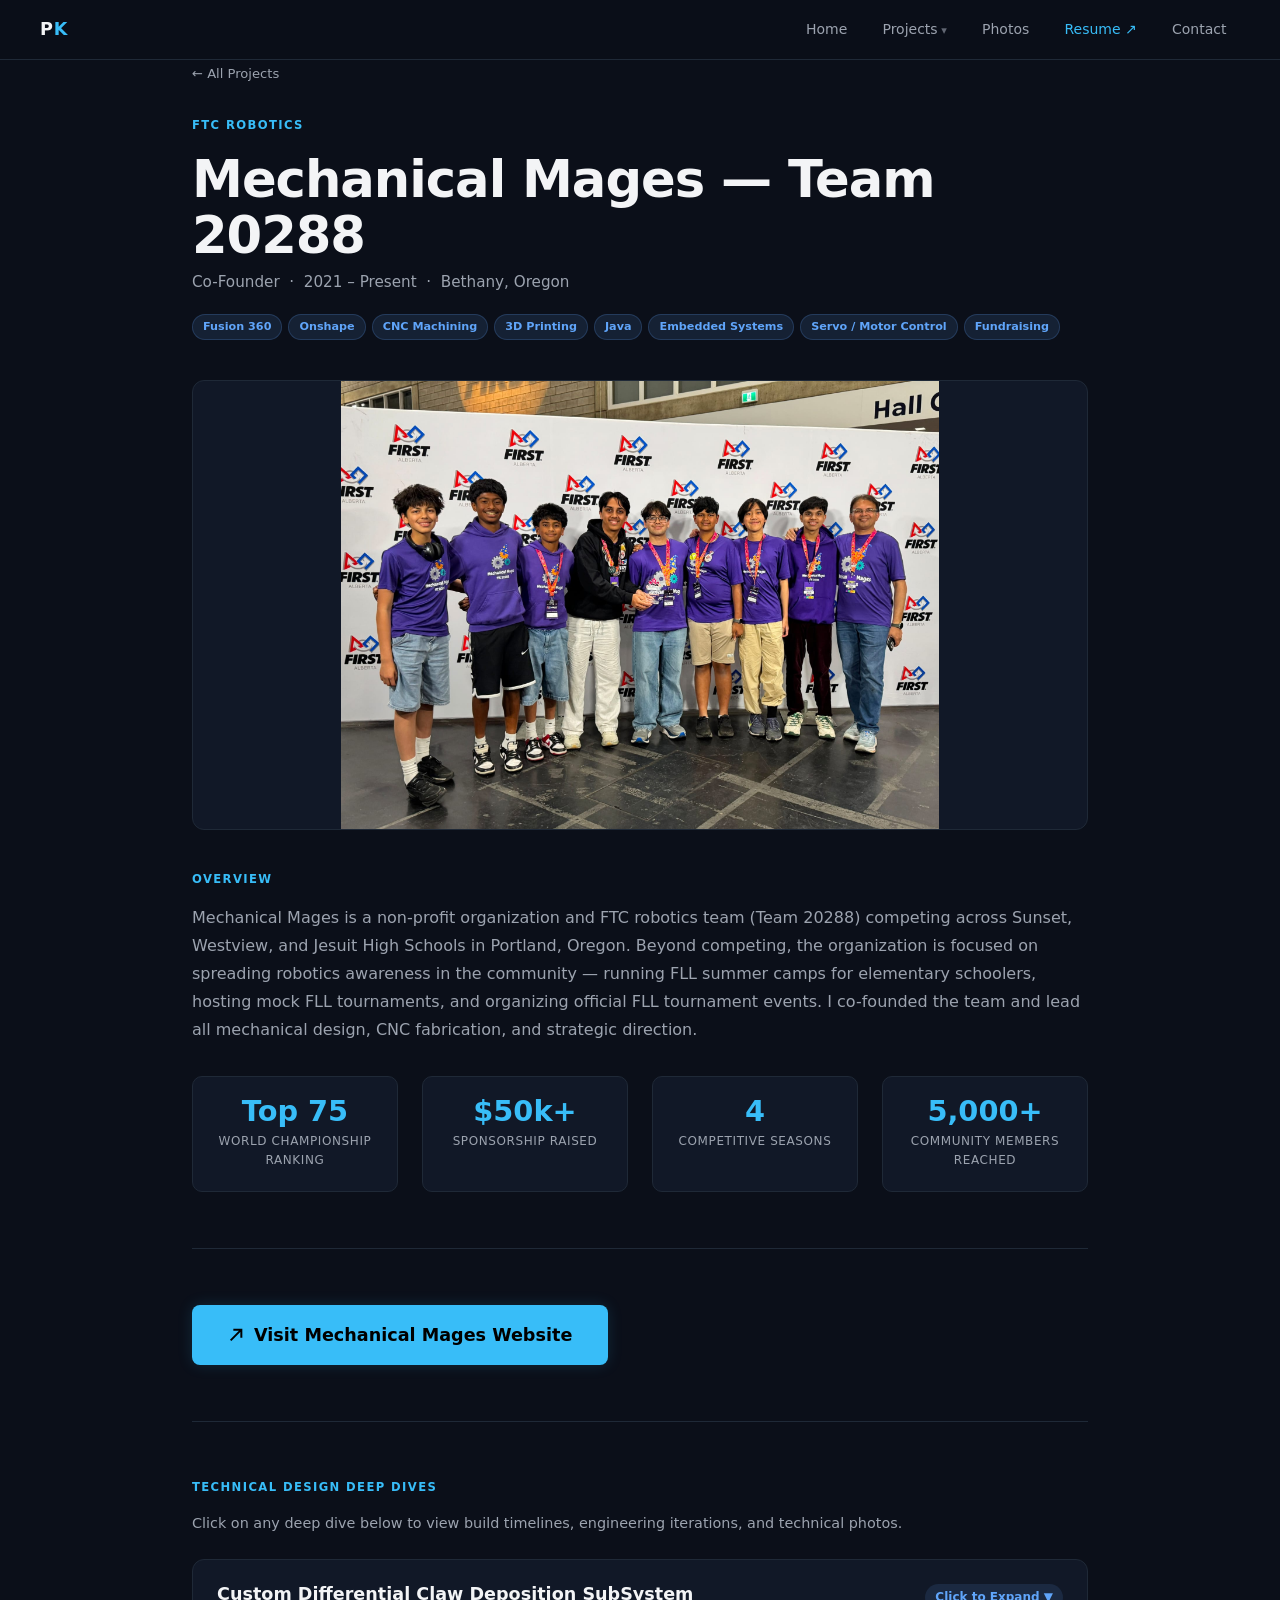
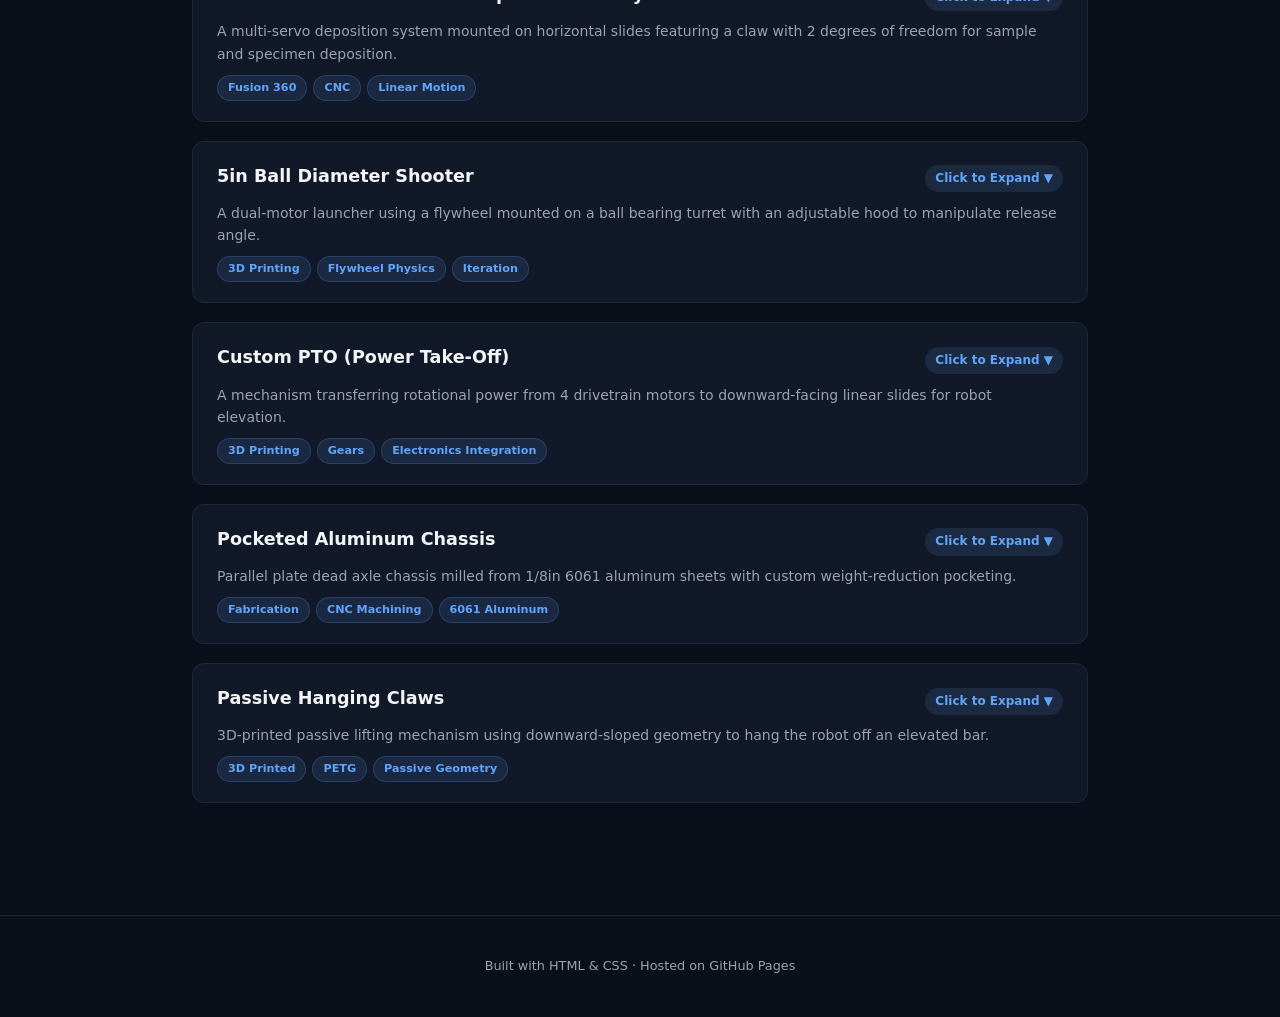
<file: projects-ftc.html>
<!DOCTYPE html>
<html lang="en">
<head>
  <meta charset="UTF-8" />
  <meta name="viewport" content="width=device-width, initial-scale=1.0" />
  <title>FTC Robotics — Prathamesh Kulkarni</title>
  <link rel="stylesheet" href="style.css" />
  <style>
    /* Expandable Deep Dive Styling */
    details.deep-dive-card {
      background: var(--surface);
      border: 1px solid var(--border);
      border-radius: 12px;
      padding: 1.25rem 1.5rem;
      transition: border-color 0.2s;
    }
    details.deep-dive-card[open] {
      border-color: #93b8d8;
    }
    details.deep-dive-card summary {
      list-style: none;
      cursor: pointer;
    }
    details.deep-dive-card summary::-webkit-details-marker {
      display: none;
    }
    .summary-header {
      display: flex;
      justify-content: space-between;
      align-items: center;
    }
    .expand-badge {
      font-size: 0.75rem;
      font-weight: 700;
      color: var(--navy);
      background: var(--navy-light);
      padding: 4px 10px;
      border-radius: 999px;
    }
    .expanded-content {
      margin-top: 1.25rem;
      padding-top: 1.25rem;
      border-top: 1px solid var(--border);
    }
    /* NO-CROP IMAGE STYLING */
    .deep-dive-img {
      width: 100%;
      max-height: 400px;
      object-fit: contain;
      background: var(--surface);
      border: 1px solid var(--border);
      border-radius: 8px;
      display: block;
    }
    .hero-img {
      width: 100%;
      max-height: 450px;
      object-fit: contain;
      background: var(--surface);
      border: 1px solid var(--border);
      border-radius: 12px;
      display: block;
    }
    .img-container {
      margin-bottom: 1.25rem;
    }
    .img-caption {
      font-size: 0.8rem;
      color: var(--muted);
      margin-top: 0.35rem;
      text-align: center;
      font-weight: 600;
    }
  </style>
</head>
<body>

<nav>
  <a class="nav-logo" href="index.html">P<span>K</span></a>
  <ul>
    <li><a href="index.html">Home</a></li>
    <li class="has-dropdown">
      <a href="projects.html">Projects</a>
      <div class="dropdown">
        <a href="projects-prosthetic.html">AI Prosthetic Arm</a>
        <a href="projects-ftc.html">FTC Robotics</a>
        <a href="projects-classes.html">Class Projects</a>
        <a href="projects-pc.html">Custom PC Build</a>
      </div>
    </li>
    <li><a href="photos.html">Photos</a></li>
    <li><a href="resume.pdf" target="_blank" style="color:var(--accent);">Resume ↗</a></li>
    <li><a href="index.html#contact">Contact</a></li>
  </ul>
</nav>

<div class="page-wide">

  <!-- BACK -->
  <a href="projects.html" style="font-size:0.82rem; color:var(--muted); text-decoration:none; display:inline-flex; align-items:center; gap:5px; margin-bottom:2rem;">
    ← All Projects
  </a>

  <!-- HEADER -->
  <div style="margin-bottom:0.5rem;">
    <div class="section-label">FTC Robotics</div>
    <h1 style="margin-bottom:0.4rem;">Mechanical Mages — Team 20288</h1>
    <p style="color:var(--muted); font-size:0.95rem;">Co-Founder &nbsp;·&nbsp; 2021 – Present &nbsp;·&nbsp; Bethany, Oregon</p>
  </div>

  <div class="tag-row" style="margin:1.25rem 0 2.5rem;">
    <span class="tag">Fusion 360</span>
    <span class="tag">Onshape</span>
    <span class="tag">CNC Machining</span>
    <span class="tag">3D Printing</span>
    <span class="tag">Java</span>
    <span class="tag">Embedded Systems</span>
    <span class="tag">Servo / Motor Control</span>
    <span class="tag">Fundraising</span>
  </div>

  <!-- MAIN FULL-WIDTH HERO PHOTO -->
  <div style="width:100%; margin-bottom:2.5rem;">
    <img src="WhatsApp Image 2026-08-24 at 11.22.20 PM.jpeg" alt="FTC Robot" class="hero-img" />
  </div>

  <!-- OVERVIEW -->
  <div style="margin-bottom:2rem;">
    <div class="section-label">Overview</div>
    <p style="font-size:1rem; color:var(--muted); line-height:1.75; max-width:100%; margin-bottom:1rem;">
      Mechanical Mages is a non-profit organization and FTC robotics team (Team 20288) competing across Sunset,
      Westview, and Jesuit High Schools in Portland, Oregon. Beyond competing, the organization is focused on
      spreading robotics awareness in the community — running FLL summer camps for elementary schoolers,
      hosting mock FLL tournaments, and organizing official FLL tournament events. I co-founded the team
      and lead all mechanical design, CNC fabrication, and strategic direction.
    </p>
  </div>

  <!-- STATS -->
  <div class="stat-row" style="margin-bottom:2.5rem;">
    <div class="stat">
      <div class="stat-num">Top 75</div>
      <div class="stat-label">World Championship ranking</div>
    </div>
    <div class="stat">
      <div class="stat-num">$50k+</div>
      <div class="stat-label">Sponsorship raised</div>
    </div>
    <div class="stat">
      <div class="stat-num">4</div>
      <div class="stat-label">Competitive seasons</div>
    </div>
    <div class="stat">
      <div class="stat-num">5,000+</div>
      <div class="stat-label">Community members reached</div>
    </div>
  </div>

  <hr />

  <!-- TEAM WEBSITE -->
  <div style="margin:2rem 0 2.5rem;">
    <a class="btn btn-primary" href="https://www.mechanicalmagesftc20288.org/home" target="_blank" style="font-size:1.1rem; padding:16px 36px; display:inline-flex; align-items:center; gap:10px;">
      <svg viewBox="0 0 12 12" width="16" height="16" fill="none" stroke="currentColor" stroke-width="1.5"><path d="M2 10L10 2M4 2h6v6"/></svg>
      Visit Mechanical Mages Website
    </a>
  </div>

  <hr />

  <!-- TECHNICAL DEEP DIVES -->
  <div style="margin:2rem 0;">
    <div class="section-label">Technical Design Deep Dives</div>
    <p style="color:var(--muted); font-size:0.9rem; margin-bottom:1.5rem;">
      Click on any deep dive below to view build timelines, engineering iterations, and technical photos.
    </p>

    <div style="display:flex; flex-direction:column; gap:1.2rem;">

      <!-- DEEP DIVE 1 -->
      <details class="deep-dive-card">
        <summary>
          <div class="summary-header">
            <h3>Custom Differential Claw Deposition SubSystem</h3>
            <span class="expand-badge">Click to Expand ▼</span>
          </div>
          <p style="color:var(--muted); font-size:0.875rem; margin-top:0.4rem;">
            A multi-servo deposition system mounted on horizontal slides featuring a claw with 2 degrees of freedom for sample and specimen deposition.
          </p>
          <div class="tag-row" style="margin-top:0.6rem;">
            <span class="tag">Fusion 360</span>
            <span class="tag">CNC</span>
            <span class="tag">Linear Motion</span>
          </div>
        </summary>
        <div class="expanded-content">
          <h4 style="font-size:0.95rem; margin-bottom:0.5rem; color:var(--navy);">Build Timeline & Iterations</h4>
          <p style="font-size:0.875rem; color:var(--muted); margin-bottom:1rem; line-height:1.6;">
            • <strong>Iteration 1 (League Meets 0–2):</strong> Utilized a rotating arm attached to vertical slides to pick up samples from the intake tray. While functional, it took 3 seconds to rotate 180 degrees and struggled with picking up specimens (cycle times over 30 seconds).<br>
            • <strong>Iteration 2 (Post-League 2 to States):</strong> Redesigned into a claw mounted on horizontal slides with a compact wrist and dual-servo rotation to increase torque, maintain speed, and secure specimen clipping onto the high bar. Cycle times dropped to under 7 seconds.
          </p>
          <h4 style="font-size:0.95rem; margin-bottom:0.5rem; color:var(--navy);">Photos & CAD Breakdown</h4>
          <div class="img-container">
            <img src="Screenshot 2026-08-25 121405.png" alt="Claw Close Up" class="deep-dive-img" />
            <div class="img-caption">Claw Close Up</div>
          </div>
          <div class="img-container">
            <img src="Mechanical Mages Engineering Portfolio  States 2024-2025.png" alt="Subsystem Pic" class="deep-dive-img" />
            <div class="img-caption">Subsystem Pic</div>
          </div>
        </div>
      </details>

      <!-- DEEP DIVE 2 -->
      <details class="deep-dive-card">
        <summary>
          <div class="summary-header">
            <h3>5in Ball Diameter Shooter</h3>
            <span class="expand-badge">Click to Expand ▼</span>
          </div>
          <p style="color:var(--muted); font-size:0.875rem; margin-top:0.4rem;">
            A dual-motor launcher using a flywheel mounted on a ball bearing turret with an adjustable hood to manipulate release angle.
          </p>
          <div class="tag-row" style="margin-top:0.6rem;">
            <span class="tag">3D Printing</span>
            <span class="tag">Flywheel Physics</span>
            <span class="tag">Iteration</span>
          </div>
        </summary>
        <div class="expanded-content">
          <h4 style="font-size:0.95rem; margin-bottom:0.5rem; color:var(--navy);">Design Criteria & Iterations</h4>
          <p style="font-size:0.875rem; color:var(--muted); margin-bottom:1rem; line-height:1.6;">
            <em>Design Criteria: Shoot from anywhere on field, achieve 95%+ accuracy, and fire all balls in under 1.5 seconds.</em><br><br>
            • <strong>Iteration 1 (League 0):</strong> Used the starterbot shooter setup, requiring about 5 seconds to fire three balls.<br>
            • <strong>Iteration 2 (League 1):</strong> Switched to an adjustable hood shooter mounted on a bearing stack turret and added a Limelight camera to track the goal, reducing shooting speed to 3 seconds.<br>
            • <strong>Iteration 3 (League 2):</strong> Switched to smaller wheels and altered motor positions for compactness while maintaining the 3-second firing rate.<br>
            • <strong>Iteration 4 (Qualifiers):</strong> Integrated heavy steel washers as flywheels to increase inertia, lowering the rate to 0.5 seconds per ball.
          </p>
          <h4 style="font-size:0.95rem; margin-bottom:0.5rem; color:var(--navy);">Photos & CAD Breakdown</h4>
          <div class="img-container">
            <img src="shooter render image.png" alt="Shooter Render" class="deep-dive-img" />
            <div class="img-caption">Shooter Render</div>
          </div>
        </div>
      </details>

      <!-- DEEP DIVE 3 -->
      <details class="deep-dive-card">
        <summary>
          <div class="summary-header">
            <h3>Custom PTO (Power Take-Off)</h3>
            <span class="expand-badge">Click to Expand ▼</span>
          </div>
          <p style="color:var(--muted); font-size:0.875rem; margin-top:0.4rem;">
            A mechanism transferring rotational power from 4 drivetrain motors to downward-facing linear slides for robot elevation.
          </p>
          <div class="tag-row" style="margin-top:0.6rem;">
            <span class="tag">3D Printing</span>
            <span class="tag">Gears</span>
            <span class="tag">Electronics Integration</span>
          </div>
        </summary>
        <div class="expanded-content">
          <h4 style="font-size:0.95rem; margin-bottom:0.5rem; color:var(--navy);">Build Timeline & Iterations</h4>
          <p style="font-size:0.875rem; color:var(--muted); margin-bottom:1rem; line-height:1.6;">
            • <strong>Iteration 1:</strong> Initial design focused on pneumatic and servo actuator disengagement gearboxes.<br>
            • <strong>Iteration 2:</strong> Developed the Sprung PTO mechanism to handle high-torque transfer under load.<br>
            • <strong>Iteration 3:</strong> Final integration and stress testing within the main chassis frame.
          </p>
          <h4 style="font-size:0.95rem; margin-bottom:0.5rem; color:var(--navy);">Photos & CAD Breakdown</h4>
          <div class="img-container">
            <img src="Screenshot 2025-03-20 194023.png" alt="V1" class="deep-dive-img" />
            <div class="img-caption">V1</div>
          </div>
          <div class="img-container">
            <img src="Screenshot 2025-09-12 201517.png" alt="V2 Sprung PTO" class="deep-dive-img" />
            <div class="img-caption">V2 Sprung PTO</div>
          </div>
          <div class="img-container">
            <img src="Screenshot 2026-05-11 223220.png" alt="V2 Close up in Chassis" class="deep-dive-img" />
            <div class="img-caption">V2 Close up in Chassis</div>
          </div>
        </div>
      </details>

      <!-- DEEP DIVE 4 -->
      <details class="deep-dive-card">
        <summary>
          <div class="summary-header">
            <h3>Pocketed Aluminum Chassis</h3>
            <span class="expand-badge">Click to Expand ▼</span>
          </div>
          <p style="color:var(--muted); font-size:0.875rem; margin-top:0.4rem;">
            Parallel plate dead axle chassis milled from 1/8in 6061 aluminum sheets with custom weight-reduction pocketing.
          </p>
          <div class="tag-row" style="margin-top:0.6rem;">
            <span class="tag">Fabrication</span>
            <span class="tag">CNC Machining</span>
            <span class="tag">6061 Aluminum</span>
          </div>
        </summary>
        <div class="expanded-content">
          <h4 style="font-size:0.95rem; margin-bottom:0.5rem; color:var(--navy);">Build Timeline & Iterations</h4>
          <p style="font-size:0.875rem; color:var(--muted); margin-bottom:1rem; line-height:1.6;">
            • <strong>Iteration 1 (League 0):</strong> Built the standard GoBilda mecanum strafer chassis with rookies for team training.<br>
            • <strong>Iteration 2:</strong> Switched to a belt-driven wooden chassis for compact layout, rapid prototyping, and cost efficiency in partnership with Portland Community College's makerspace.<br>
            • <strong>Iteration 3:</strong> CNC-milled 1/8" 6061 aluminum plates featuring strategic pocketing for structural strength and weight reduction.
          </p>
          <h4 style="font-size:0.95rem; margin-bottom:0.5rem; color:var(--navy);">Photos & CAD Breakdown</h4>
          <div class="img-container">
            <img src="chassis image.png" alt="Final Metal Chassis" class="deep-dive-img" />
            <div class="img-caption">Final Metal Chassis</div>
          </div>
          <div class="img-container">
            <img src="Screenshot 2026-02-01 182402.png" alt="V1 Wooden Chassis" class="deep-dive-img" />
            <div class="img-caption">V1 Wooden Chassis</div>
          </div>
        </div>
      </details>

      <!-- DEEP DIVE 5 -->
      <details class="deep-dive-card">
        <summary>
          <div class="summary-header">
            <h3>Passive Hanging Claws</h3>
            <span class="expand-badge">Click to Expand ▼</span>
          </div>
          <p style="color:var(--muted); font-size:0.875rem; margin-top:0.4rem;">
            3D-printed passive lifting mechanism using downward-sloped geometry to hang the robot off an elevated bar.
          </p>
          <div class="tag-row" style="margin-top:0.6rem;">
            <span class="tag">3D Printed</span>
            <span class="tag">PETG</span>
            <span class="tag">Passive Geometry</span>
          </div>
        </summary>
        <div class="expanded-content">
          <h4 style="font-size:0.95rem; margin-bottom:0.5rem; color:var(--navy);">Build Timeline & Iterations</h4>
          <p style="font-size:0.875rem; color:var(--muted); margin-bottom:1rem; line-height:1.6;">
            • <strong>Iteration 1:</strong> Rapid prototyping slope profiles using PLA to test hook engagement angles.<br>
            • <strong>Iteration 2:</strong> Final printing in high-density PETG to ensure strength and impact resistance under full hanging weight.
          </p>
          <h4 style="font-size:0.95rem; margin-bottom:0.5rem; color:var(--navy);">Photos & CAD Breakdown</h4>
          <div class="img-container">
            <img src="Mechanical Mages Worlds Portfolio.png" alt="Passive Hanging Claws" class="deep-dive-img" />
          </div>
        </div>
      </details>

    </div>
  </div>

</div>

<footer>Built with HTML &amp; CSS · Hosted on GitHub Pages</footer>
</body>
</html>
</file>
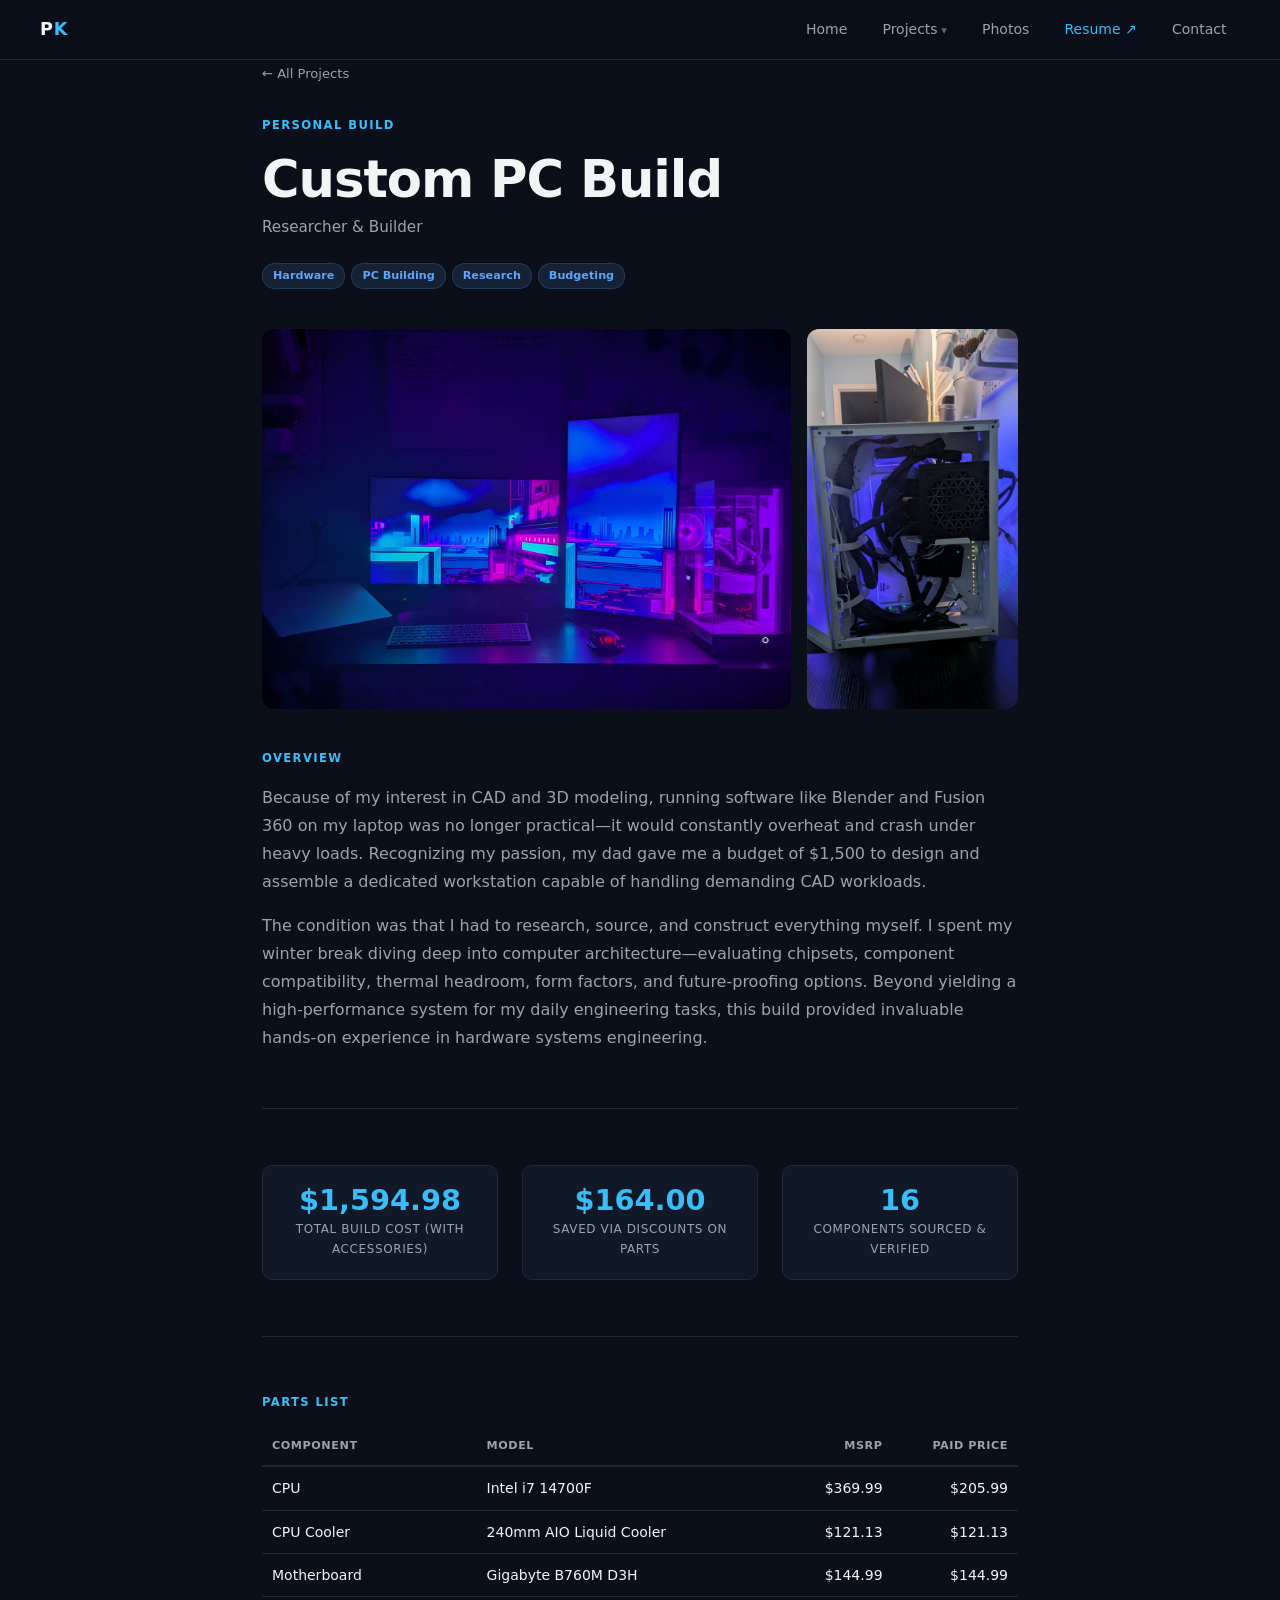
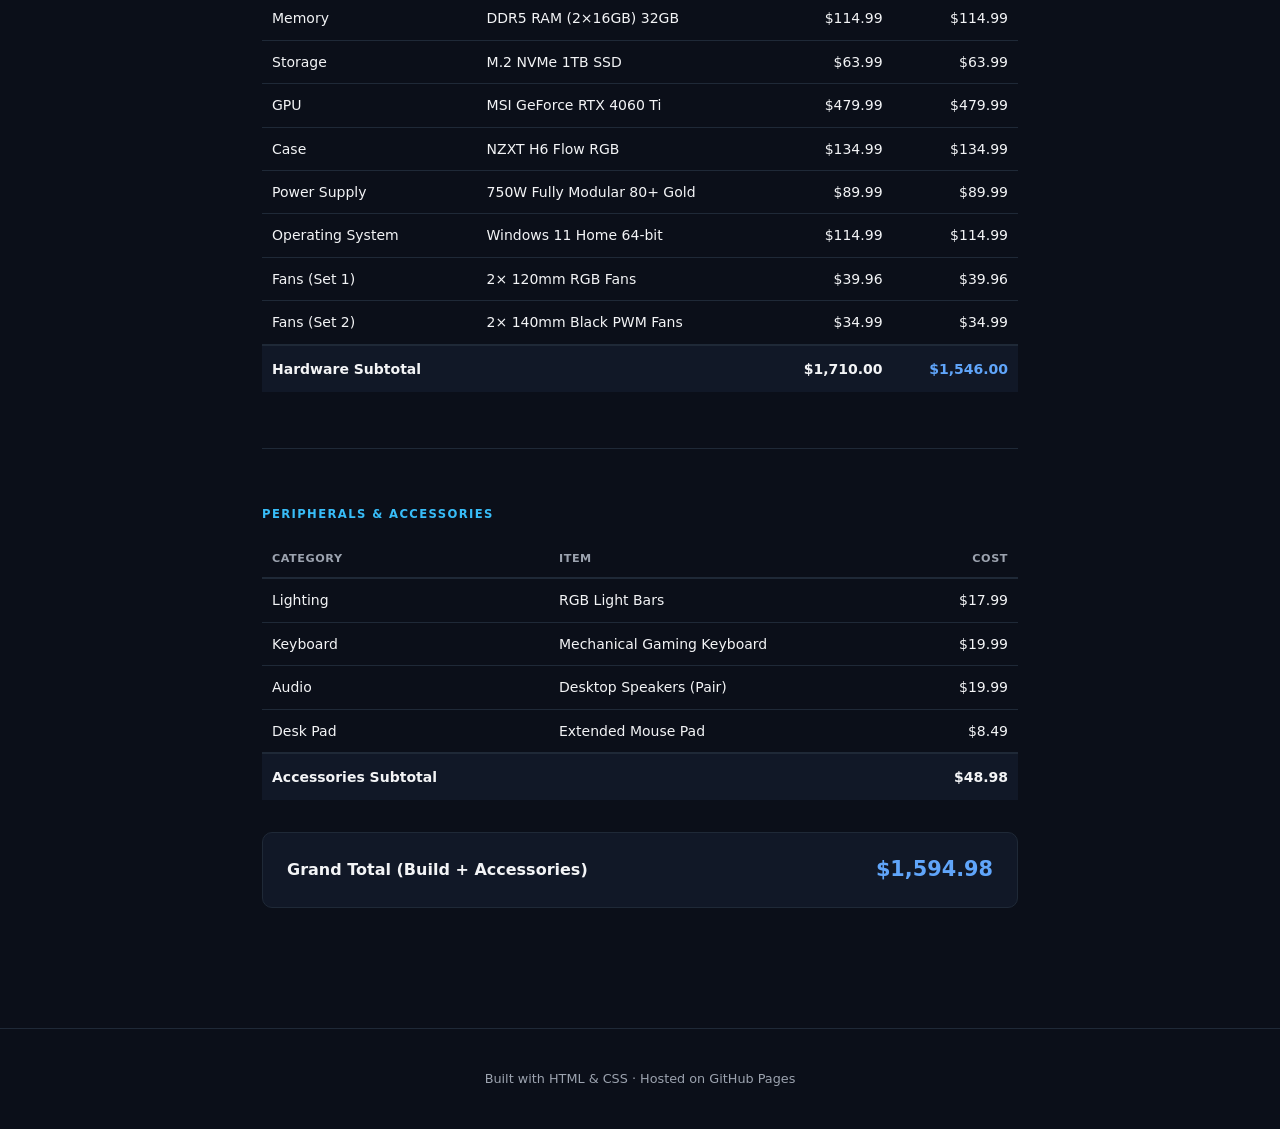
<file: projects-pc.html>
<!DOCTYPE html>
<html lang="en">
<head>
  <meta charset="UTF-8" />
  <meta name="viewport" content="width=device-width, initial-scale=1.0" />
  <title>Custom PC Build — Prathamesh Kulkarni</title>
  <link rel="stylesheet" href="style.css" />
</head>
<body>

<nav>
  <a class="nav-logo" href="index.html">P<span>K</span></a>
  <ul>
    <li><a href="index.html">Home</a></li>
    <li class="has-dropdown">
      <a href="projects.html">Projects</a>
      <div class="dropdown">
        <a href="projects-prosthetic.html">AI Prosthetic Arm</a>
        <a href="projects-ftc.html">FTC Robotics</a>
        <a href="projects-classes.html">Class Projects</a>
        <a href="projects-pc.html">Custom PC Build</a>
      </div>
    </li>
    <li><a href="photos.html">Photos</a></li>
    <li><a href="resume.pdf" target="_blank" style="color:var(--accent);">Resume ↗</a></li>
    <li><a href="index.html#contact">Contact</a></li>
  </ul>
</nav>

<div class="page">

  <!-- BACK LINK -->
  <a href="projects.html" style="font-size:0.82rem; color:var(--muted); text-decoration:none; display:inline-flex; align-items:center; gap:5px; margin-bottom:2rem;">
    ← All Projects
  </a>

  <div class="section-label">Personal Build</div>
  <h1 style="margin-bottom:0.5rem;">Custom PC Build</h1>
  <p style="color:var(--muted); font-size:0.95rem; margin-bottom:1.5rem;">Researcher &amp; Builder</p>

  <div class="tag-row" style="margin-bottom:2.5rem;">
    <span class="tag">Hardware</span>
    <span class="tag">PC Building</span>
    <span class="tag">Research</span>
    <span class="tag">Budgeting</span>
  </div>

  <!-- ASYMMETRIC PHOTO GALLERY (Large Main + Small Secondary) -->
  <div style="display:grid; grid-template-columns: 2.5fr 1fr; gap:1rem; align-items:stretch; margin-bottom:2.5rem;">
    <img src="WhatsApp Image 2026-08-24 at 11.01.40 PM (1).jpeg" alt="Custom PC Build Primary" style="width:100%; height:380px; object-fit:cover; border-radius:12px;" />
    <img src="WhatsApp Image 2026-08-24 at 11.01.40 PM.jpeg" alt="Custom PC Build Secondary" style="width:100%; height:380px; object-fit:cover; border-radius:12px;" />
  </div>

  <!-- OVERVIEW SECTION -->
  <div style="margin-bottom:2.5rem;">
    <div class="section-label">Overview</div>
    <p style="font-size:1rem; color:var(--muted); line-height:1.75; margin-bottom:1rem;">
      Because of my interest in CAD and 3D modeling, running software like Blender and Fusion 360 on my laptop was no longer practical—it would constantly overheat and crash under heavy loads. Recognizing my passion, my dad gave me a budget of $1,500 to design and assemble a dedicated workstation capable of handling demanding CAD workloads.
    </p>
    <p style="font-size:1rem; color:var(--muted); line-height:1.75;">
      The condition was that I had to research, source, and construct everything myself. I spent my winter break diving deep into computer architecture—evaluating chipsets, component compatibility, thermal headroom, form factors, and future-proofing options. Beyond yielding a high-performance system for my daily engineering tasks, this build provided invaluable hands-on experience in hardware systems engineering.
    </p>
  </div>

  <hr />

  <!-- KEY STATS -->
  <div class="stat-row" style="margin-bottom:2.5rem; margin-top:2rem;">
    <div class="stat">
      <div class="stat-num">$1,594.98</div>
      <div class="stat-label">Total build cost (with accessories)</div>
    </div>
    <div class="stat">
      <div class="stat-num">$164.00</div>
      <div class="stat-label">Saved via discounts on parts</div>
    </div>
    <div class="stat">
      <div class="stat-num">16</div>
      <div class="stat-label">Components sourced &amp; verified</div>
    </div>
  </div>

  <hr />

  <!-- PARTS LIST TABLE -->
  <div style="margin:2.5rem 0;">
    <div class="section-label">Parts List</div>
    <table style="width:100%; border-collapse:collapse; font-size:0.875rem; margin-top:1rem;">
      <thead>
        <tr style="border-bottom:2px solid var(--border);">
          <th style="text-align:left; padding:10px; color:var(--muted); font-weight:700; text-transform:uppercase; font-size:0.7rem; letter-spacing:0.05em;">Component</th>
          <th style="text-align:left; padding:10px; color:var(--muted); font-weight:700; text-transform:uppercase; font-size:0.7rem; letter-spacing:0.05em;">Model</th>
          <th style="text-align:right; padding:10px; color:var(--muted); font-weight:700; text-transform:uppercase; font-size:0.7rem; letter-spacing:0.05em;">MSRP</th>
          <th style="text-align:right; padding:10px; color:var(--muted); font-weight:700; text-transform:uppercase; font-size:0.7rem; letter-spacing:0.05em;">Paid Price</th>
        </tr>
      </thead>
      <tbody>
        <tr style="border-bottom:1px solid var(--border);"><td style="padding:10px;">CPU</td><td style="padding:10px;">Intel i7 14700F</td><td style="padding:10px; text-align:right;">$369.99</td><td style="padding:10px; text-align:right;">$205.99</td></tr>
        <tr style="border-bottom:1px solid var(--border);"><td style="padding:10px;">CPU Cooler</td><td style="padding:10px;">240mm AIO Liquid Cooler</td><td style="padding:10px; text-align:right;">$121.13</td><td style="padding:10px; text-align:right;">$121.13</td></tr>
        <tr style="border-bottom:1px solid var(--border);"><td style="padding:10px;">Motherboard</td><td style="padding:10px;">Gigabyte B760M D3H</td><td style="padding:10px; text-align:right;">$144.99</td><td style="padding:10px; text-align:right;">$144.99</td></tr>
        <tr style="border-bottom:1px solid var(--border);"><td style="padding:10px;">Memory</td><td style="padding:10px;">DDR5 RAM (2×16GB) 32GB</td><td style="padding:10px; text-align:right;">$114.99</td><td style="padding:10px; text-align:right;">$114.99</td></tr>
        <tr style="border-bottom:1px solid var(--border);"><td style="padding:10px;">Storage</td><td style="padding:10px;">M.2 NVMe 1TB SSD</td><td style="padding:10px; text-align:right;">$63.99</td><td style="padding:10px; text-align:right;">$63.99</td></tr>
        <tr style="border-bottom:1px solid var(--border);"><td style="padding:10px;">GPU</td><td style="padding:10px;">MSI GeForce RTX 4060 Ti</td><td style="padding:10px; text-align:right;">$479.99</td><td style="padding:10px; text-align:right;">$479.99</td></tr>
        <tr style="border-bottom:1px solid var(--border);"><td style="padding:10px;">Case</td><td style="padding:10px;">NZXT H6 Flow RGB</td><td style="padding:10px; text-align:right;">$134.99</td><td style="padding:10px; text-align:right;">$134.99</td></tr>
        <tr style="border-bottom:1px solid var(--border);"><td style="padding:10px;">Power Supply</td><td style="padding:10px;">750W Fully Modular 80+ Gold</td><td style="padding:10px; text-align:right;">$89.99</td><td style="padding:10px; text-align:right;">$89.99</td></tr>
        <tr style="border-bottom:1px solid var(--border);"><td style="padding:10px;">Operating System</td><td style="padding:10px;">Windows 11 Home 64-bit</td><td style="padding:10px; text-align:right;">$114.99</td><td style="padding:10px; text-align:right;">$114.99</td></tr>
        <tr style="border-bottom:1px solid var(--border);"><td style="padding:10px;">Fans (Set 1)</td><td style="padding:10px;">2× 120mm RGB Fans</td><td style="padding:10px; text-align:right;">$39.96</td><td style="padding:10px; text-align:right;">$39.96</td></tr>
        <tr style="border-bottom:1px solid var(--border);"><td style="padding:10px;">Fans (Set 2)</td><td style="padding:10px;">2× 140mm Black PWM Fans</td><td style="padding:10px; text-align:right;">$34.99</td><td style="padding:10px; text-align:right;">$34.99</td></tr>
        <tr style="border-top:2px solid var(--border); background:var(--surface);"><td style="padding:12px 10px; font-weight:700;">Hardware Subtotal</td><td style="padding:12px 10px;"></td><td style="padding:12px 10px; text-align:right; font-weight:700;">$1,710.00</td><td style="padding:12px 10px; text-align:right; font-weight:700; color:var(--navy);">$1,546.00</td></tr>
      </tbody>
    </table>
  </div>

  <hr />

  <!-- ACCESSORIES TABLE -->
  <div style="margin:2.5rem 0;">
    <div class="section-label">Peripherals &amp; Accessories</div>
    <table style="width:100%; border-collapse:collapse; font-size:0.875rem; margin-top:1rem;">
      <thead>
        <tr style="border-bottom:2px solid var(--border);">
          <th style="text-align:left; padding:10px; color:var(--muted); font-weight:700; text-transform:uppercase; font-size:0.7rem; letter-spacing:0.05em;">Category</th>
          <th style="text-align:left; padding:10px; color:var(--muted); font-weight:700; text-transform:uppercase; font-size:0.7rem; letter-spacing:0.05em;">Item</th>
          <th style="text-align:right; padding:10px; color:var(--muted); font-weight:700; text-transform:uppercase; font-size:0.7rem; letter-spacing:0.05em;">Cost</th>
        </tr>
      </thead>
      <tbody>
        <tr style="border-bottom:1px solid var(--border);"><td style="padding:10px;">Lighting</td><td style="padding:10px;">RGB Light Bars</td><td style="padding:10px; text-align:right;">$17.99</td></tr>
        <tr style="border-bottom:1px solid var(--border);"><td style="padding:10px;">Keyboard</td><td style="padding:10px;">Mechanical Gaming Keyboard</td><td style="padding:10px; text-align:right;">$19.99</td></tr>
        <tr style="border-bottom:1px solid var(--border);"><td style="padding:10px;">Audio</td><td style="padding:10px;">Desktop Speakers (Pair)</td><td style="padding:10px; text-align:right;">$19.99</td></tr>
        <tr style="border-bottom:1px solid var(--border);"><td style="padding:10px;">Desk Pad</td><td style="padding:10px;">Extended Mouse Pad</td><td style="padding:10px; text-align:right;">$8.49</td></tr>
        <tr style="border-top:2px solid var(--border); background:var(--surface);"><td style="padding:12px 10px; font-weight:700;">Accessories Subtotal</td><td style="padding:12px 10px;"></td><td style="padding:12px 10px; text-align:right; font-weight:700;">$48.98</td></tr>
      </tbody>
    </table>

    <!-- GRAND TOTAL CARD -->
    <div style="margin-top:2rem; padding:1.25rem 1.5rem; background:var(--surface); border:1px solid var(--border); border-radius:10px; display:flex; justify-content:space-between; align-items:center;">
      <span style="font-weight:700; font-size:1rem; color:var(--text);">Grand Total (Build + Accessories)</span>
      <span style="font-weight:700; font-size:1.3rem; color:var(--navy);">$1,594.98</span>
    </div>
  </div>

</div>

<footer>Built with HTML &amp; CSS · Hosted on GitHub Pages</footer>
</body>
</html>
</file>
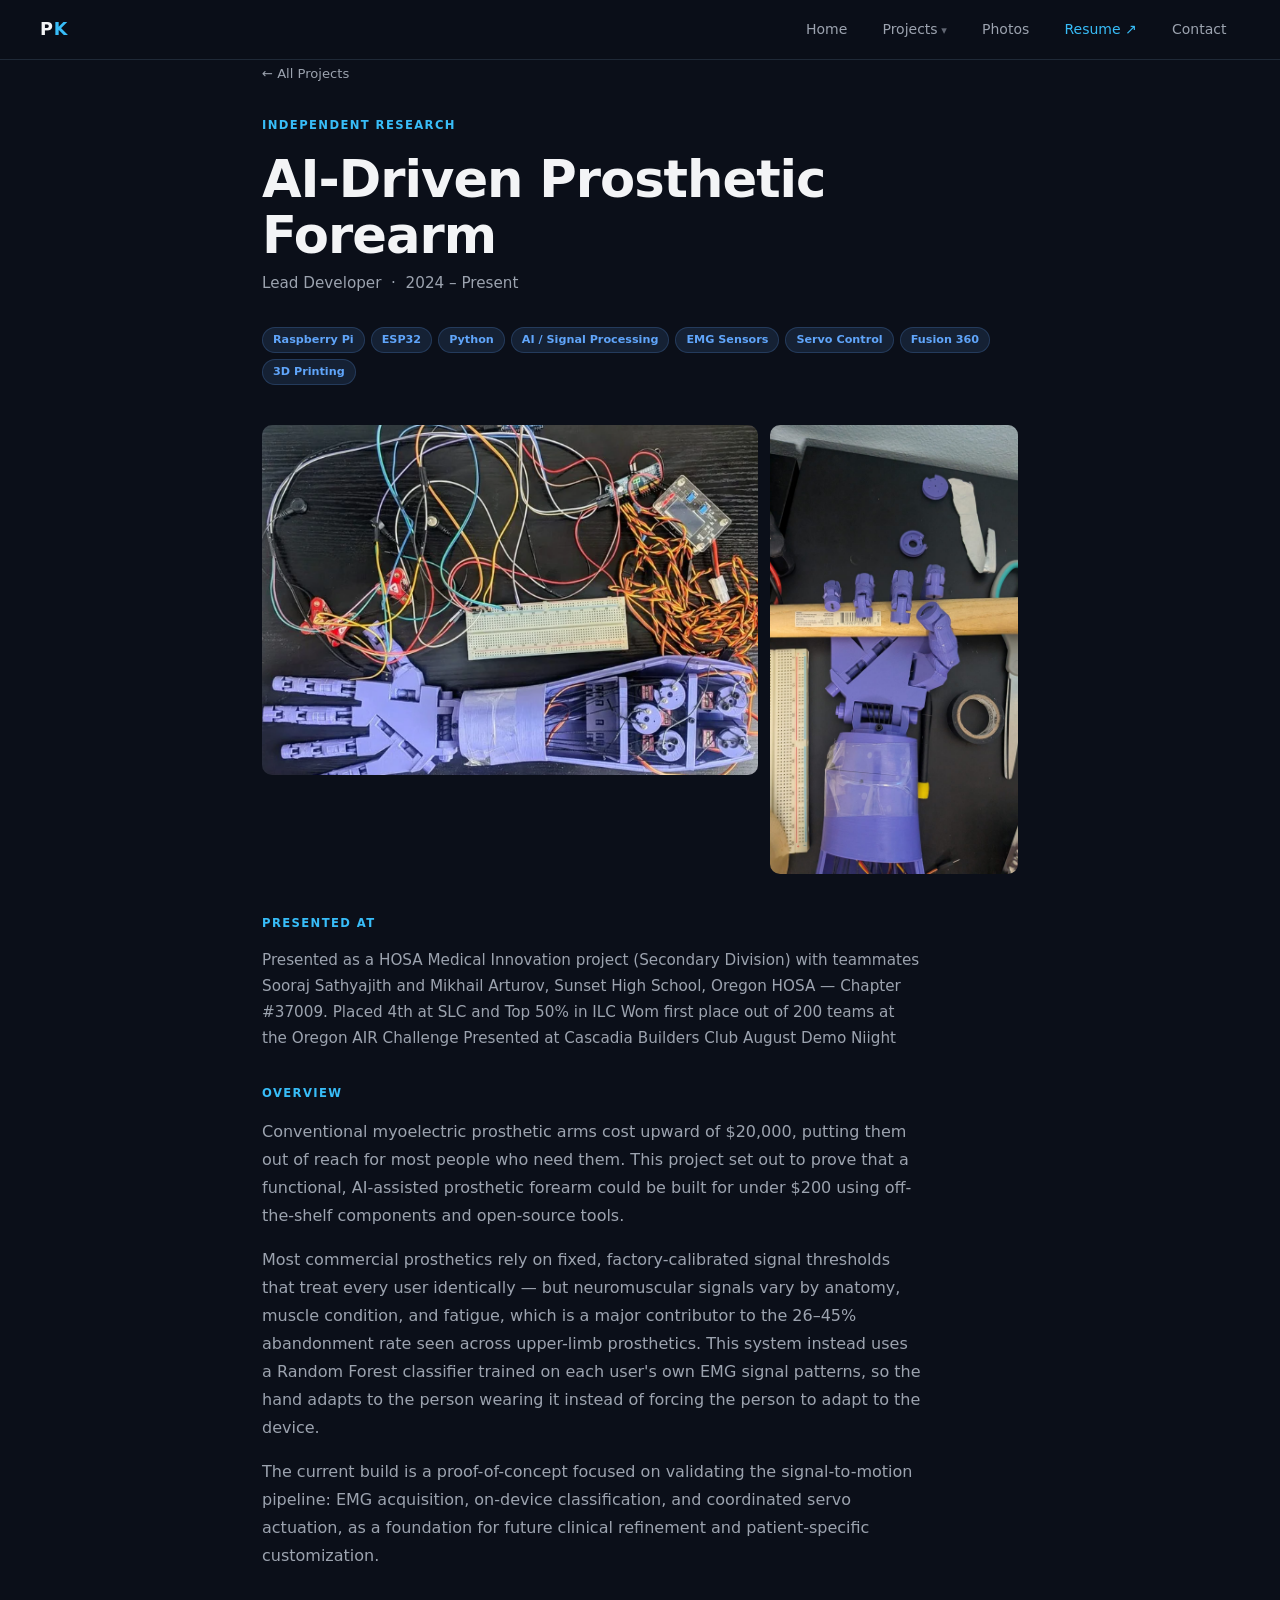
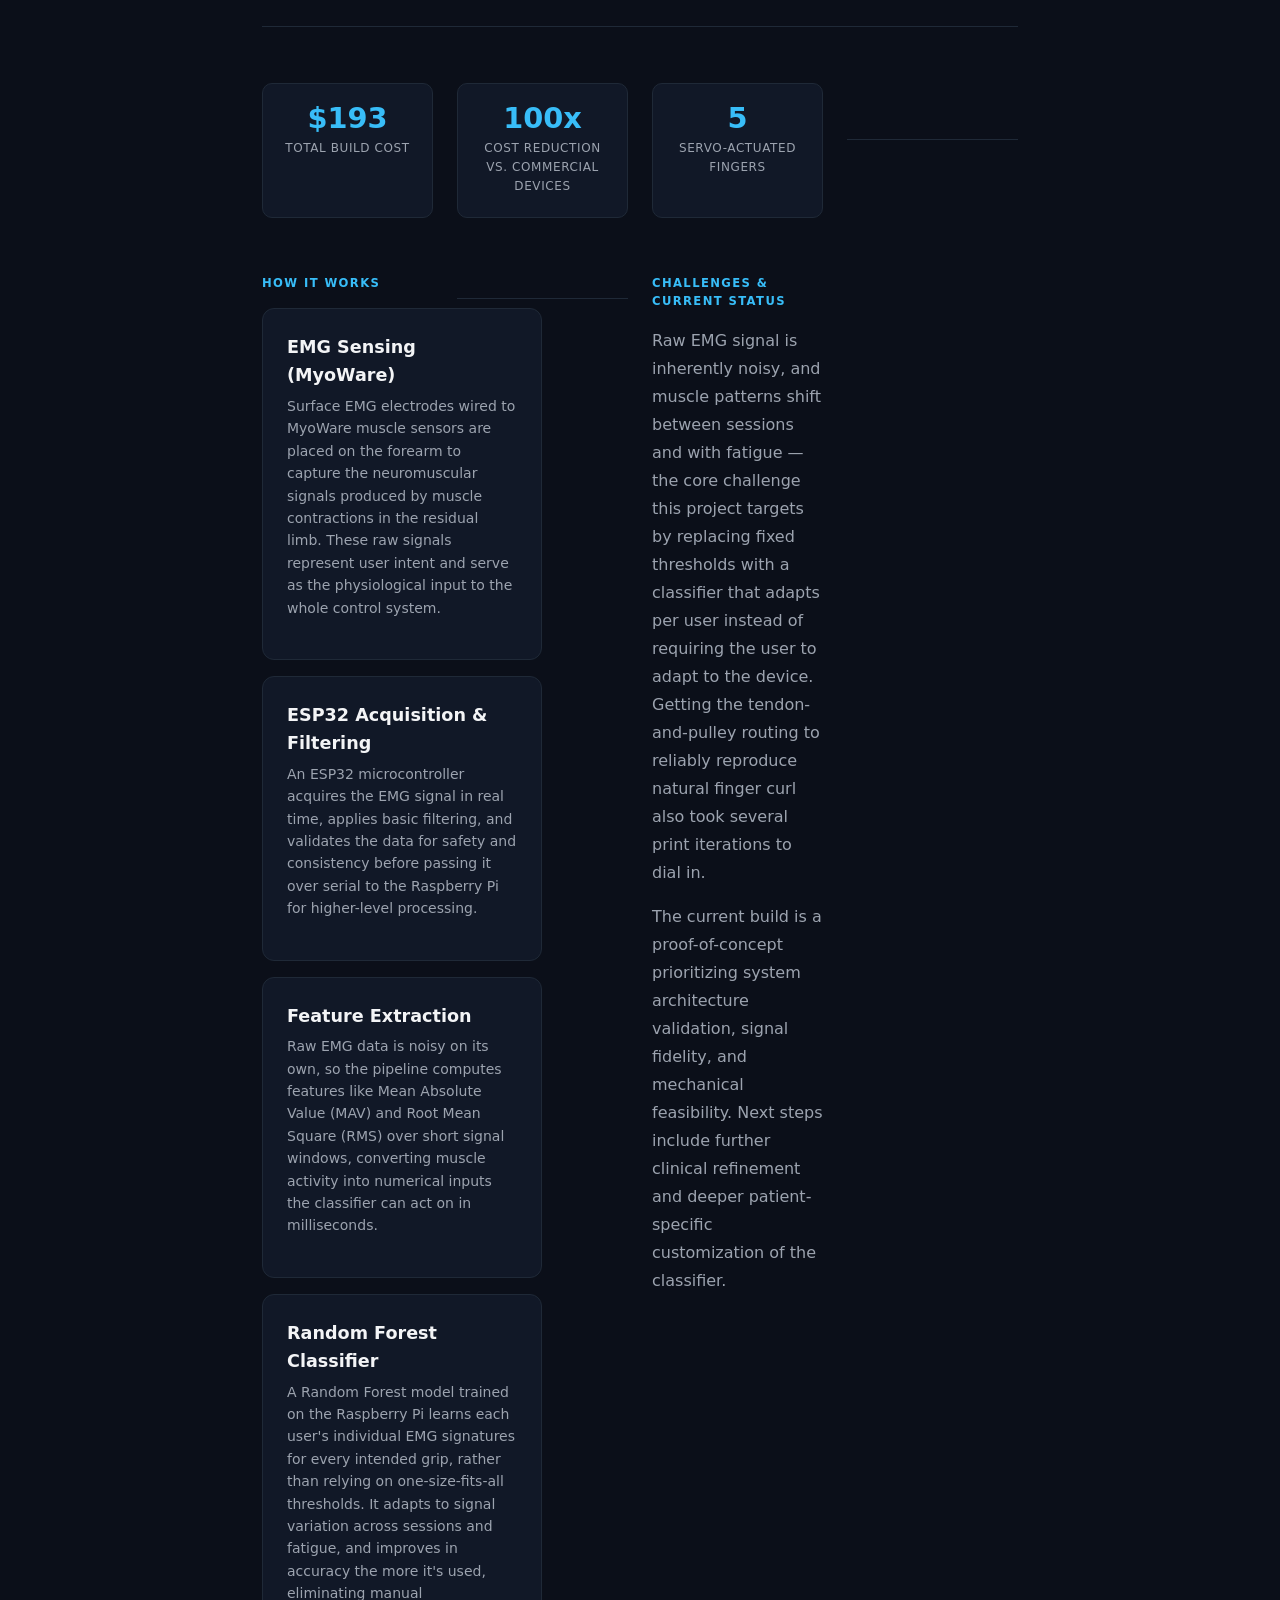
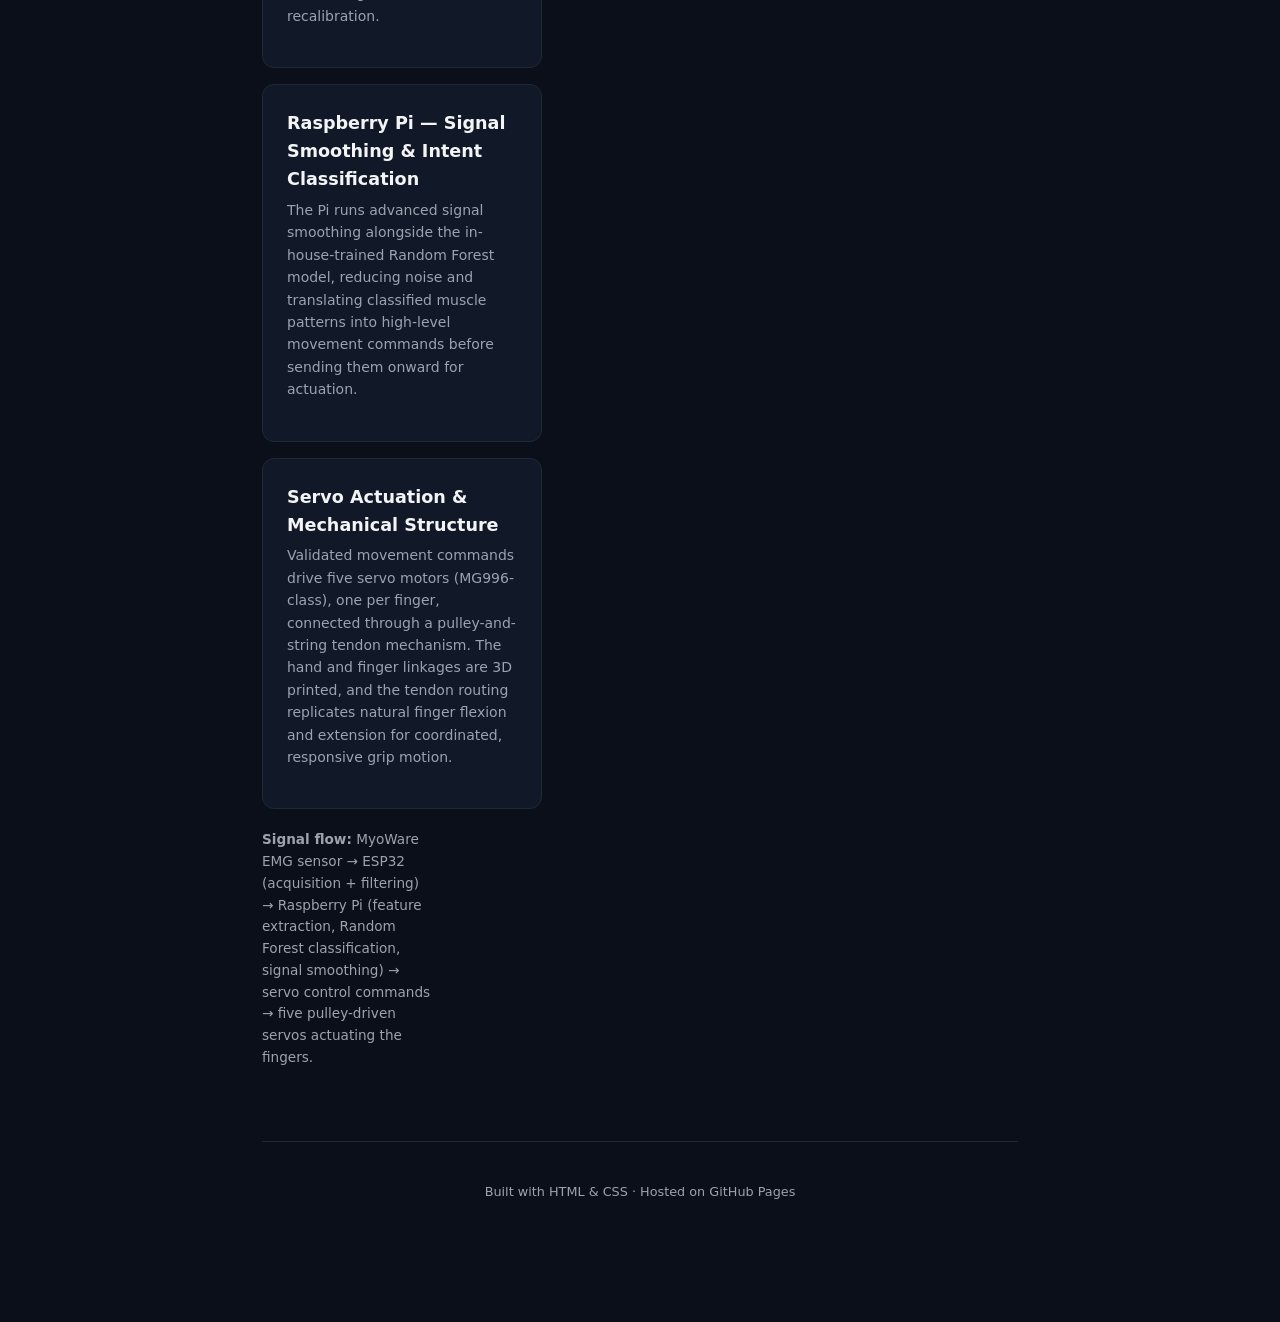
<file: projects-prosthetic.html>
<!DOCTYPE html>
<html lang="en">
<head>
  <meta charset="UTF-8" />
  <meta name="viewport" content="width=device-width, initial-scale=1.0" />
  <title>AI Prosthetic Arm — Prathamesh Kulkarni</title>
  <link rel="stylesheet" href="style.css" />
</head>
<body>

<nav>
  <a class="nav-logo" href="index.html">P<span>K</span></a>
  <ul>
    <li><a href="index.html">Home</a></li>
    <li class="has-dropdown">
      <a href="projects.html">Projects</a>
      <div class="dropdown">
        <a href="projects-prosthetic.html">AI Prosthetic Arm</a>
        <a href="projects-ftc.html">FTC Robotics</a>
        <a href="projects-classes.html">Class Projects</a>
        <a href="projects-pc.html">Custom PC Build</a>
      </div>
    </li>
    <li><a href="photos.html">Photos</a></li>
    <li><a href="resume.pdf" target="_blank" style="color:var(--accent);">Resume ↗</a></li>
    <li><a href="index.html#contact">Contact</a></li>
  </ul>
</nav>

<div class="page">

  <!-- BACK -->
  <a href="projects.html" style="font-size:0.82rem; color:var(--muted); text-decoration:none; display:inline-flex; align-items:center; gap:5px; margin-bottom:2rem;">
    ← All Projects
  </a>

  <div class="section-label">Independent Research</div>
  <h1 style="margin-bottom:0.5rem;">AI-Driven Prosthetic Forearm</h1>
  <p style="color:var(--muted); font-size:0.95rem; margin-bottom:2rem;">Lead Developer &nbsp;·&nbsp; 2024 – Present</p>

  <div class="tag-row" style="margin-bottom:2.5rem;">
    <span class="tag">Raspberry Pi</span>
    <span class="tag">ESP32</span>
    <span class="tag">Python</span>
    <span class="tag">AI / Signal Processing</span>
    <span class="tag">EMG Sensors</span>
    <span class="tag">Servo Control</span>
    <span class="tag">Fusion 360</span>
    <span class="tag">3D Printing</span>
  </div>

  <!-- PHOTO GALLERY — replace placeholders with real <img> tags -->
  <div style="display:grid; grid-template-columns: 2fr 1fr; gap:0.75rem; margin-bottom:2.5rem;">
    <div class="photo-placeholder" style="height:350px; border-radius:10px;">
       <img src="Screenshot 2026-08-24 215520.png" alt="Prosthetic arm" style="width:100%;height:100%;object-fit:cover;border-radius:10px;">
    </div>
    <div style="display:flex; flex-direction:column; gap:0.75rem;">
      <div class="photo-placeholder" style="flex:1; border-radius:10px; min-height:100px;">
        <img src="WhatsApp Image 2026-08-24 at 8.38.45 PM.jpeg" alt="Prosthetic arm" style="width:100%;height:100%;object-fit:cover;border-radius:10px;">
      </div>
    </div>
  </div>

  <!-- TEAM / RECOGNITION -->
  <div style="margin:2rem 0;">
    <div class="section-label">Presented At</div>
    <p style="font-size:0.95rem; color:var(--muted); line-height:1.7; max-width:660px;">
      Presented as a HOSA Medical Innovation project (Secondary Division) with teammates Sooraj Sathyajith
      and Mikhail Arturov, Sunset High School, Oregon HOSA — Chapter #37009. Placed 4th at SLC and Top 50% in ILC
      Wom first place out of 200 teams at the Oregon AIR Challenge
      Presented at Cascadia Builders Club August Demo Niight
    </p>
  </div>

    <!-- OVERVIEW -->
  <div style="margin-bottom:2.5rem;">
    <div class="section-label">Overview</div>
    <p style="font-size:1rem; color:var(--muted); line-height:1.75; margin-bottom:1rem; max-width:660px;">
      Conventional myoelectric prosthetic arms cost upward of $20,000, putting them out of reach for most
      people who need them. This project set out to prove that a functional, AI-assisted prosthetic forearm
      could be built for under $200 using off-the-shelf components and open-source tools.
    </p>
    <p style="font-size:1rem; color:var(--muted); line-height:1.75; max-width:660px; margin-bottom:1rem;">
      Most commercial prosthetics rely on fixed, factory-calibrated signal thresholds that treat every user
      identically — but neuromuscular signals vary by anatomy, muscle condition, and fatigue, which is a
      major contributor to the 26–45% abandonment rate seen across upper-limb prosthetics. This system
      instead uses a Random Forest classifier trained on each user's own EMG signal patterns, so the hand
      adapts to the person wearing it instead of forcing the person to adapt to the device.
    </p>
    <p style="font-size:1rem; color:var(--muted); line-height:1.75; max-width:660px;">
      The current build is a proof-of-concept focused on validating the signal-to-motion pipeline: EMG
      acquisition, on-device classification, and coordinated servo actuation, as a foundation for future
      clinical refinement and patient-specific customization.
    </p>
  </div>

  <hr />

  <!-- KEY STATS -->
  <div class="stat-row" style="margin-bottom:2.5rem; margin-top:1.5rem;">
    <div class="stat">
      <div class="stat-num">$193</div>
      <div class="stat-label">Total build cost</div>
    </div>
    <div class="stat">
      <div class="stat-num">100x</div>
      <div class="stat-label">Cost reduction vs. commercial devices</div>
    </div>
    <div class="stat">
      <div class="stat-num">5</div>
      <div class="stat-label">Servo-actuated fingers</div>
    </div>
  <hr />

  <!-- TECHNICAL BREAKDOWN -->
  <div style="margin:2rem 0;">
    <div class="section-label">How It Works</div>

    <div class="grid-2" style="gap:1rem; margin-top:1rem;">

      <div class="card">
        <h3>EMG Sensing (MyoWare)</h3>
        <p>
          Surface EMG electrodes wired to MyoWare muscle sensors are placed on the forearm to capture the
          neuromuscular signals produced by muscle contractions in the residual limb. These raw signals
          represent user intent and serve as the physiological input to the whole control system.
        </p>
      </div>

      <div class="card">
        <h3>ESP32 Acquisition &amp; Filtering</h3>
        <p>
          An ESP32 microcontroller acquires the EMG signal in real time, applies basic filtering, and
          validates the data for safety and consistency before passing it over serial to the Raspberry Pi
          for higher-level processing.
        </p>
      </div>

      <div class="card">
        <h3>Feature Extraction</h3>
        <p>
          Raw EMG data is noisy on its own, so the pipeline computes features like Mean Absolute Value (MAV)
          and Root Mean Square (RMS) over short signal windows, converting muscle activity into numerical
          inputs the classifier can act on in milliseconds.
        </p>
      </div>

      <div class="card">
        <h3>Random Forest Classifier</h3>
        <p>
          A Random Forest model trained on the Raspberry Pi learns each user's individual EMG signatures for
          every intended grip, rather than relying on one-size-fits-all thresholds. It adapts to signal
          variation across sessions and fatigue, and improves in accuracy the more it's used, eliminating
          manual recalibration.
        </p>
      </div>

      <div class="card">
        <h3>Raspberry Pi — Signal Smoothing &amp; Intent Classification</h3>
        <p>
          The Pi runs advanced signal smoothing alongside the in-house-trained Random Forest model,
          reducing noise and translating classified muscle patterns into high-level movement commands
          before sending them onward for actuation.
        </p>
      </div>

      <div class="card">
        <h3>Servo Actuation &amp; Mechanical Structure</h3>
        <p>
          Validated movement commands drive five servo motors (MG996-class), one per finger, connected
          through a pulley-and-string tendon mechanism. The hand and finger linkages are 3D printed, and
          the tendon routing replicates natural finger flexion and extension for coordinated, responsive
          grip motion.
        </p>
      </div>

    </div>

    <!-- SIGNAL FLOW SUMMARY -->
    <p style="font-size:0.85rem; color:var(--muted); margin-top:1.25rem; max-width:700px;">
      <strong>Signal flow:</strong> MyoWare EMG sensor → ESP32 (acquisition + filtering) → Raspberry Pi
      (feature extraction, Random Forest classification, signal smoothing) → servo control commands →
      five pulley-driven servos actuating the fingers.
    </p>
  </div>

  <hr />

  <!-- CHALLENGES & LEARNINGS -->
  <div style="margin:2rem 0;">
    <div class="section-label">Challenges &amp; Current Status</div>
    <p style="font-size:1rem; color:var(--muted); line-height:1.75; max-width:660px; margin-bottom:1rem;">
      Raw EMG signal is inherently noisy, and muscle patterns shift between sessions and with fatigue —
      the core challenge this project targets by replacing fixed thresholds with a classifier that adapts
      per user instead of requiring the user to adapt to the device. Getting the tendon-and-pulley routing
      to reliably reproduce natural finger curl also took several print iterations to dial in.
    </p>
    <p style="font-size:1rem; color:var(--muted); line-height:1.75; max-width:660px;">
      The current build is a proof-of-concept prioritizing system architecture validation, signal fidelity,
      and mechanical feasibility. Next steps include further clinical refinement and deeper patient-specific
      customization of the classifier.
      <!-- Add specific print settings, tolerance notes, or iteration counts if you want more depth -->
    </p>
  </div>

</div>

<footer>Built with HTML &amp; CSS · Hosted on GitHub Pages</footer>
</body>
</html>
</file>
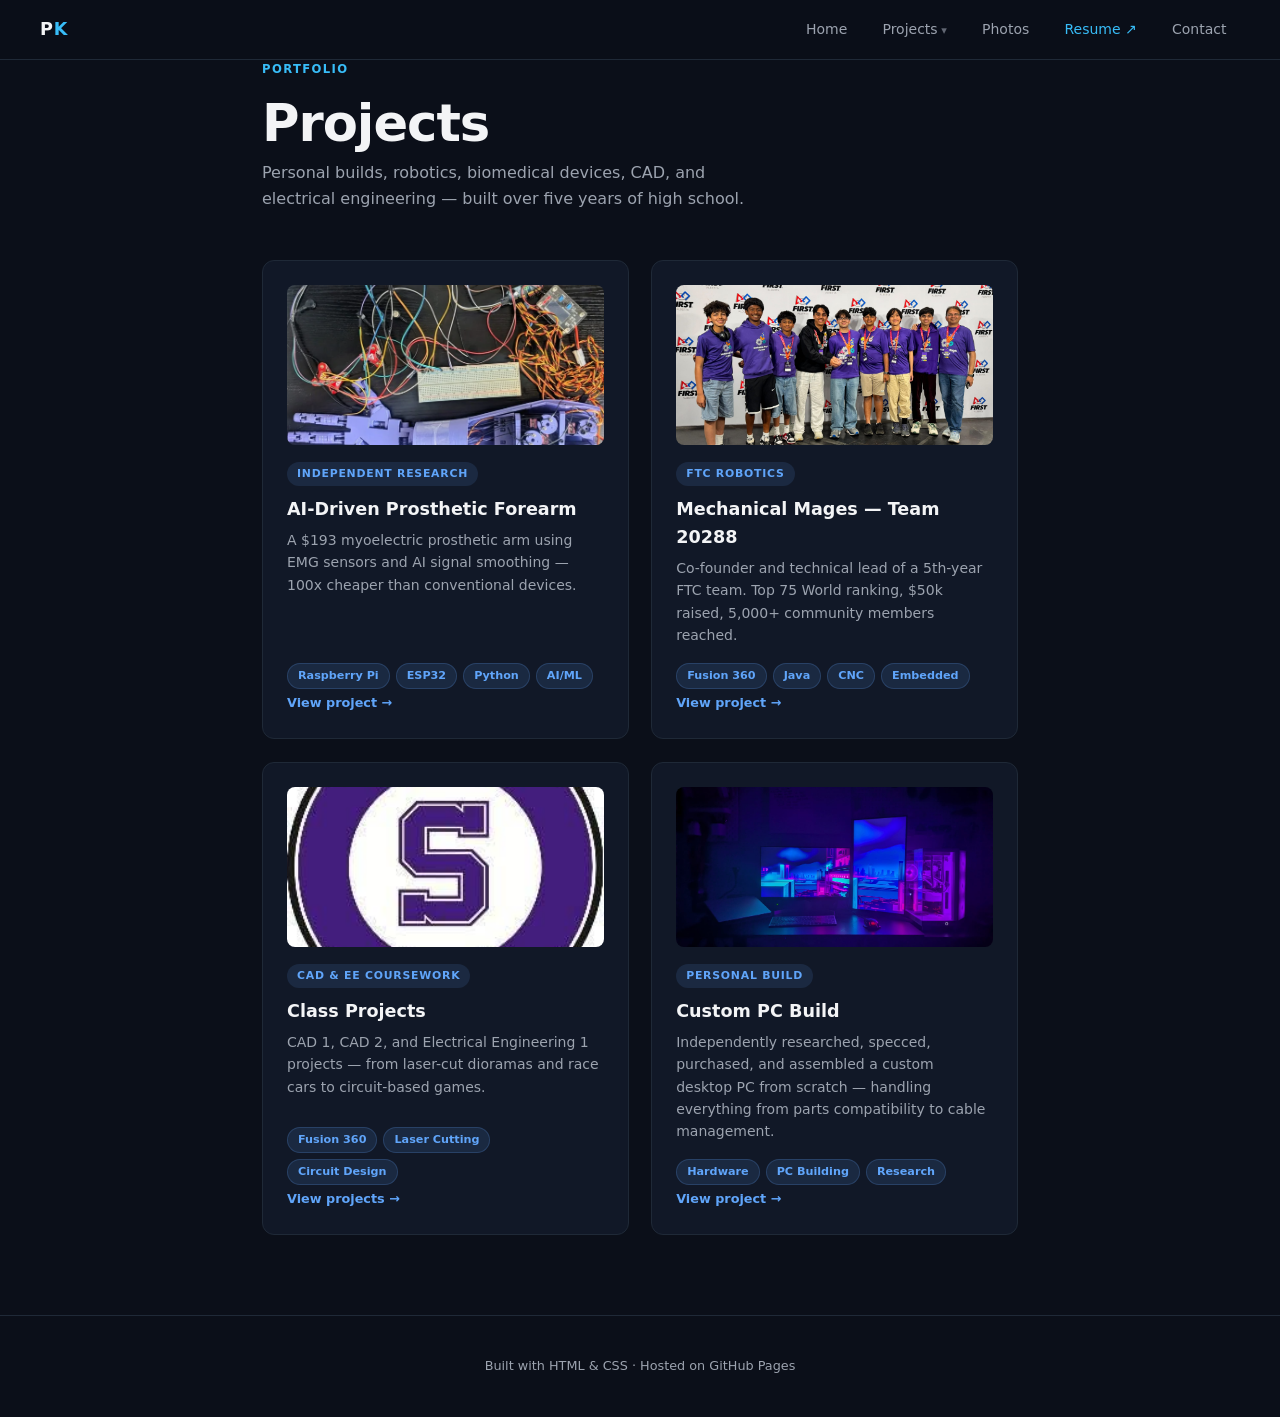
<file: projects.html>
<!DOCTYPE html>
<html lang="en">
<head>
  <meta charset="UTF-8" />
  <meta name="viewport" content="width=device-width, initial-scale=1.0" />
  <title>Projects — Prathamesh Kulkarni</title>
  <link rel="stylesheet" href="style.css" />
</head>
<body>

<nav>
  <a class="nav-logo" href="index.html">P<span>K</span></a>
  <ul>
    <li><a href="index.html">Home</a></li>
    <li class="has-dropdown">
      <a href="projects.html">Projects</a>
      <div class="dropdown">
        <a href="projects-prosthetic.html">AI Prosthetic Arm</a>
        <a href="projects-ftc.html">FTC Robotics</a>
        <a href="projects-classes.html">Class Projects</a>
        <a href="projects-pc.html">Custom PC Build</a>
      </div>
    </li>
    <li><a href="photos.html">Photos</a></li>
    <li><a href="resume.pdf" target="_blank" style="color:var(--accent);">Resume ↗</a></li>
    <li><a href="index.html#contact">Contact</a></li>
  </ul>
</nav>

<div class="page">
  <div class="section-label">Portfolio</div>
  <h1 style="margin-bottom:0.6rem;">Projects</h1>
  <p style="color:var(--muted); font-size:1rem; margin-bottom:3rem; max-width:520px;">
    Personal builds, robotics, biomedical devices, CAD, and electrical engineering — built over five years of high school.
  </p>

  <div class="grid-2" style="gap:1.4rem;">

    <!-- PROSTHETIC -->
    <a href="projects-prosthetic.html" style="text-decoration:none; color:inherit;">
      <div class="card" style="height:100%;">
        <img src="Screenshot 2026-08-24 215520.png" alt="AI Prosthetic Arm" style="width:100%; height:160px; object-fit:cover; border-radius:8px; margin-bottom:1.1rem;" />
        <div style="display:inline-block; background:var(--navy-light); color:var(--navy); font-size:0.68rem; font-weight:700; letter-spacing:0.07em; text-transform:uppercase; padding:3px 10px; border-radius:999px; margin-bottom:0.6rem; align-self:flex-start;">Independent Research</div>
        <h3>AI-Driven Prosthetic Forearm</h3>
        <p>A $193 myoelectric prosthetic arm using EMG sensors and AI signal smoothing — 100x cheaper than conventional devices.</p>
        <div class="card-footer">
          <div class="tag-row">
            <span class="tag">Raspberry Pi</span>
            <span class="tag">ESP32</span>
            <span class="tag">Python</span>
            <span class="tag">AI/ML</span>
          </div>
          <span style="font-size:0.8rem; color:var(--navy); font-weight:600; margin-top:0.4rem;">View project →</span>
        </div>
      </div>
    </a>

    <!-- FTC -->
    <a href="projects-ftc.html" style="text-decoration:none; color:inherit;">
      <div class="card" style="height:100%;">
        <img src="WhatsApp Image 2026-08-24 at 11.22.20 PM.jpeg" alt="FTC Robotics" style="width:100%; height:160px; object-fit:cover; border-radius:8px; margin-bottom:1.1rem;" />
        <div style="display:inline-block; background:var(--navy-light); color:var(--navy); font-size:0.68rem; font-weight:700; letter-spacing:0.07em; text-transform:uppercase; padding:3px 10px; border-radius:999px; margin-bottom:0.6rem; align-self:flex-start;">FTC Robotics</div>
        <h3>Mechanical Mages — Team 20288</h3>
        <p>Co-founder and technical lead of a 5th-year FTC team. Top 75 World ranking, $50k raised, 5,000+ community members reached.</p>
        <div class="card-footer">
          <div class="tag-row">
            <span class="tag">Fusion 360</span>
            <span class="tag">Java</span>
            <span class="tag">CNC</span>
            <span class="tag">Embedded</span>
          </div>
          <span style="font-size:0.8rem; color:var(--navy); font-weight:600; margin-top:0.4rem;">View project →</span>
        </div>
      </div>
    </a>

    <!-- CLASSES -->
    <a href="projects-classes.html" style="text-decoration:none; color:inherit;">
      <div class="card" style="height:100%;">
        <img src="sunset logo image.jpeg" alt="Class Projects" style="width:100%; height:160px; object-fit:cover; border-radius:8px; margin-bottom:1.1rem;" />
        <div style="display:inline-block; background:var(--navy-light); color:var(--navy); font-size:0.68rem; font-weight:700; letter-spacing:0.07em; text-transform:uppercase; padding:3px 10px; border-radius:999px; margin-bottom:0.6rem; align-self:flex-start;">CAD &amp; EE Coursework</div>
        <h3>Class Projects</h3>
        <p>CAD 1, CAD 2, and Electrical Engineering 1 projects — from laser-cut dioramas and race cars to circuit-based games.</p>
        <div class="card-footer">
          <div class="tag-row">
            <span class="tag">Fusion 360</span>
            <span class="tag">Laser Cutting</span>
            <span class="tag">Circuit Design</span>
          </div>
          <span style="font-size:0.8rem; color:var(--navy); font-weight:600; margin-top:0.4rem;">View projects →</span>
        </div>
      </div>
    </a>

    <!-- CUSTOM PC -->
    <a href="projects-pc.html" style="text-decoration:none; color:inherit;">
      <div class="card" style="height:100%;">
        <img src="WhatsApp Image 2026-08-24 at 11.01.40 PM (1).jpeg" alt="Custom PC Build" style="width:100%; height:160px; object-fit:cover; border-radius:8px; margin-bottom:1.1rem;" />
        <div style="display:inline-block; background:var(--navy-light); color:var(--navy); font-size:0.68rem; font-weight:700; letter-spacing:0.07em; text-transform:uppercase; padding:3px 10px; border-radius:999px; margin-bottom:0.6rem; align-self:flex-start;">Personal Build</div>
        <h3>Custom PC Build</h3>
        <p>Independently researched, specced, purchased, and assembled a custom desktop PC from scratch — handling everything from parts compatibility to cable management.</p>
        <div class="card-footer">
          <div class="tag-row">
            <span class="tag">Hardware</span>
            <span class="tag">PC Building</span>
            <span class="tag">Research</span>
          </div>
          <span style="font-size:0.8rem; color:var(--navy); font-weight:600; margin-top:0.4rem;">View project →</span>
        </div>
      </div>
    </a>

  </div>
</div>

<footer>Built with HTML &amp; CSS · Hosted on GitHub Pages</footer>
</body>
</html>
</file>
<file: style.css>
:root {
  --bg: #0b0f19;
  --surface: #111827;
  --surface-hover: #1f2937;
  --text: #f3f4f6;
  --muted: #9ca3af;
  --border: #1f2937;
  --border-light: #374151;
  --accent: #38bdf8;
  --accent-glow: rgba(56, 189, 248, 0.15);
  --navy: #60a5fa;
  --navy-light: rgba(96, 165, 250, 0.12);
}

* { box-sizing: border-box; margin: 0; padding: 0; }

html {
  scroll-behavior: smooth;
}

body {
  font-family: 'Inter', system-ui, -apple-system, sans-serif;
  color: var(--text);
  background: var(--bg);
  line-height: 1.6;
}

/* ── NAV ── */
nav {
  position: sticky; top: 0;
  background: rgba(11, 15, 25, 0.85);
  backdrop-filter: blur(12px);
  border-bottom: 1px solid var(--border);
  z-index: 200;
  padding: 0 2.5rem;
  display: flex;
  justify-content: space-between;
  align-items: center;
  height: 60px;
}

.nav-logo {
  font-weight: 800; font-size: 1.1rem;
  color: var(--text); text-decoration: none;
  letter-spacing: 0.05em;
}
.nav-logo span { color: var(--accent); }

nav ul { list-style: none; display: flex; gap: 0.5rem; align-items: center; }
nav ul li { position: relative; }

nav ul li a {
  display: block;
  text-decoration: none;
  font-size: 0.875rem;
  font-weight: 500;
  color: var(--muted);
  padding: 0.4rem 0.85rem;
  border-radius: 6px;
  transition: all 0.2s;
  white-space: nowrap;
}

nav ul li a:hover,
nav ul li a.active { color: var(--text); background: var(--surface); }

/* Dropdown */
.has-dropdown > a::after {
  content: ' ▾';
  font-size: 0.7rem;
  opacity: 0.6;
}

.dropdown {
  opacity: 0;
  visibility: hidden;
  pointer-events: none;
  position: absolute;
  top: calc(100% + 6px);
  left: 0;
  background: var(--surface);
  border: 1px solid var(--border);
  border-radius: 10px;
  padding: 0.4rem;
  min-width: 190px;
  box-shadow: 0 10px 25px -5px rgba(0, 0, 0, 0.5);
  z-index: 300;
  transition: opacity 0.15s ease, visibility 0.15s;
}

.has-dropdown:hover .dropdown {
  opacity: 1;
  visibility: visible;
  pointer-events: auto;
}

.dropdown a {
  display: block;
  font-size: 0.85rem;
  color: var(--muted);
  padding: 0.45rem 0.85rem;
  border-radius: 6px;
  text-decoration: none;
}

.dropdown a:hover { background: var(--surface-hover); color: var(--text); }

/* ── LAYOUT & HERO ── */
.page { max-width: 820px; margin: 0 auto; padding: 0 2rem 5rem; }
.page-wide { max-width: 960px; margin: 0 auto; padding: 0 2rem 5rem; }

.hero-screen {
  min-height: calc(100vh - 60px);
  display: flex;
  flex-direction: column;
  justify-content: center;
  align-items: center;
  position: relative;
}

.hero-grid {
  display: grid;
  grid-template-columns: 1fr 240px;
  gap: 3rem;
  align-items: center;
  width: 100%;
}

.scroll-indicator {
  position: absolute;
  bottom: 2rem;
  left: 50%;
  transform: translateX(-50%);
  color: var(--muted);
  font-size: 0.8rem;
  display: flex;
  flex-direction: column;
  align-items: center;
  gap: 0.4rem;
  text-decoration: none;
  opacity: 0.7;
  transition: opacity 0.2s;
}
.scroll-indicator:hover { opacity: 1; color: var(--accent); }

/* ── TYPOGRAPHY ── */
.section-label {
  font-size: 0.725rem; font-weight: 700;
  letter-spacing: 0.12em; text-transform: uppercase;
  color: var(--accent); margin-bottom: 1rem;
}

.group-label {
  font-size: 0.7rem; font-weight: 700;
  letter-spacing: 0.1em; text-transform: uppercase;
  color: var(--muted); margin: 2.5rem 0 1rem;
  padding-bottom: 0.4rem; border-bottom: 1px solid var(--border);
}

h1 { font-size: clamp(2.2rem, 5vw, 3.2rem); font-weight: 800; line-height: 1.1; color: var(--text); margin-bottom: 1rem; letter-spacing: -0.02em; }
h2 { font-size: 1.5rem; font-weight: 700; color: var(--text); margin-bottom: 0.5rem; }
h3 { font-size: 1.1rem; font-weight: 700; color: var(--text); margin-bottom: 0.35rem; }

/* ── BUTTONS ── */
.btn {
  display: inline-flex; align-items: center; justify-content: center; gap: 8px;
  padding: 10px 22px; border-radius: 8px; font-size: 0.9rem;
  font-weight: 600; text-decoration: none; transition: all 0.2s;
}
.btn-primary {
  background: var(--accent); color: #000;
  box-shadow: 0 0 15px var(--accent-glow);
}
.btn-primary:hover { background: #7dd3fc; transform: translateY(-1px); }

.btn-large {
  width: 100%;
  padding: 18px 28px;
  font-size: 1.1rem;
  font-weight: 700;
  border-radius: 12px;
  margin-top: 2rem;
  letter-spacing: 0.01em;
}

.btn-outline { background: transparent; color: var(--text); border: 1px solid var(--border-light); }
.btn-outline:hover { background: var(--surface); border-color: var(--muted); }

.card-btn {
  display: inline-flex; align-items: center; gap: 6px;
  font-size: 0.78rem; font-weight: 600; color: var(--accent);
  text-decoration: none; border: 1px solid var(--border);
  border-radius: 6px; padding: 6px 12px; background: var(--surface);
  transition: all 0.2s; width: fit-content;
}
.card-btn:hover { border-color: var(--accent); background: var(--surface-hover); }

/* ── CARDS & TAGS ── */
.tag-row { display: flex; flex-wrap: wrap; gap: 6px; }
.tag { font-size: 0.7rem; font-weight: 600; padding: 3px 10px; border-radius: 999px; background: var(--navy-light); color: var(--navy); border: 1px solid rgba(96, 165, 250, 0.2); }

.card {
  background: var(--surface); border: 1px solid var(--border);
  border-radius: 12px; padding: 1.5rem;
  display: flex; flex-direction: column;
  transition: all 0.2s;
}
.card:hover { border-color: var(--border-light); transform: translateY(-2px); }
.card p { font-size: 0.875rem; color: var(--muted); line-height: 1.6; margin-bottom: 1rem; flex: 1; }

.grid-2 { display: grid; grid-template-columns: repeat(auto-fill, minmax(280px, 1fr)); gap: 1.25rem; }

/* ── STATS ── */
.stat-row { display: grid; grid-template-columns: repeat(auto-fit, minmax(140px, 1fr)); gap: 1.5rem; margin-top: 2rem; }
.stat { background: var(--surface); border: 1px solid var(--border); padding: 1.25rem; border-radius: 10px; text-align: center; }
.stat-num { font-size: 1.8rem; font-weight: 800; color: var(--accent); line-height: 1; }
.stat-label { font-size: 0.75rem; color: var(--muted); margin-top: 6px; text-transform: uppercase; letter-spacing: 0.05em; }

hr { border: none; border-top: 1px solid var(--border); margin: 3.5rem 0; }

footer { text-align: center; padding: 2.5rem; font-size: 0.8rem; color: var(--muted); border-top: 1px solid var(--border); background: var(--bg); }

/* ── CONTACT LINKS ── */
.contact-links { display: grid; grid-template-columns: repeat(auto-fill, minmax(240px, 1fr)); gap: 1rem; }
.contact-link {
  display: flex; align-items: center; gap: 12px;
  font-size: 0.9rem; color: var(--text);
  text-decoration: none; padding: 14px 18px;
  background: var(--surface); border: 1px solid var(--border);
  border-radius: 10px; transition: all 0.2s;
}
.contact-link:hover { border-color: var(--accent); background: var(--surface-hover); }
.contact-link-icon {
  width: 34px; height: 34px; background: var(--navy-light);
  border-radius: 8px; display: flex; align-items: center; justify-content: center;
  font-size: 13px; font-weight: 700; color: var(--accent); flex-shrink: 0;
}

@media (max-width: 768px) {
  nav { padding: 0 1.25rem; }
  .page, .page-wide { padding: 0 1.25rem 4rem; }
  .hero-grid { grid-template-columns: 1fr; gap: 2rem; text-align: center; }
  .hero-grid img { margin: 0 auto; max-width: 180px; }
  .scroll-indicator { display: none; }
}
</file>
